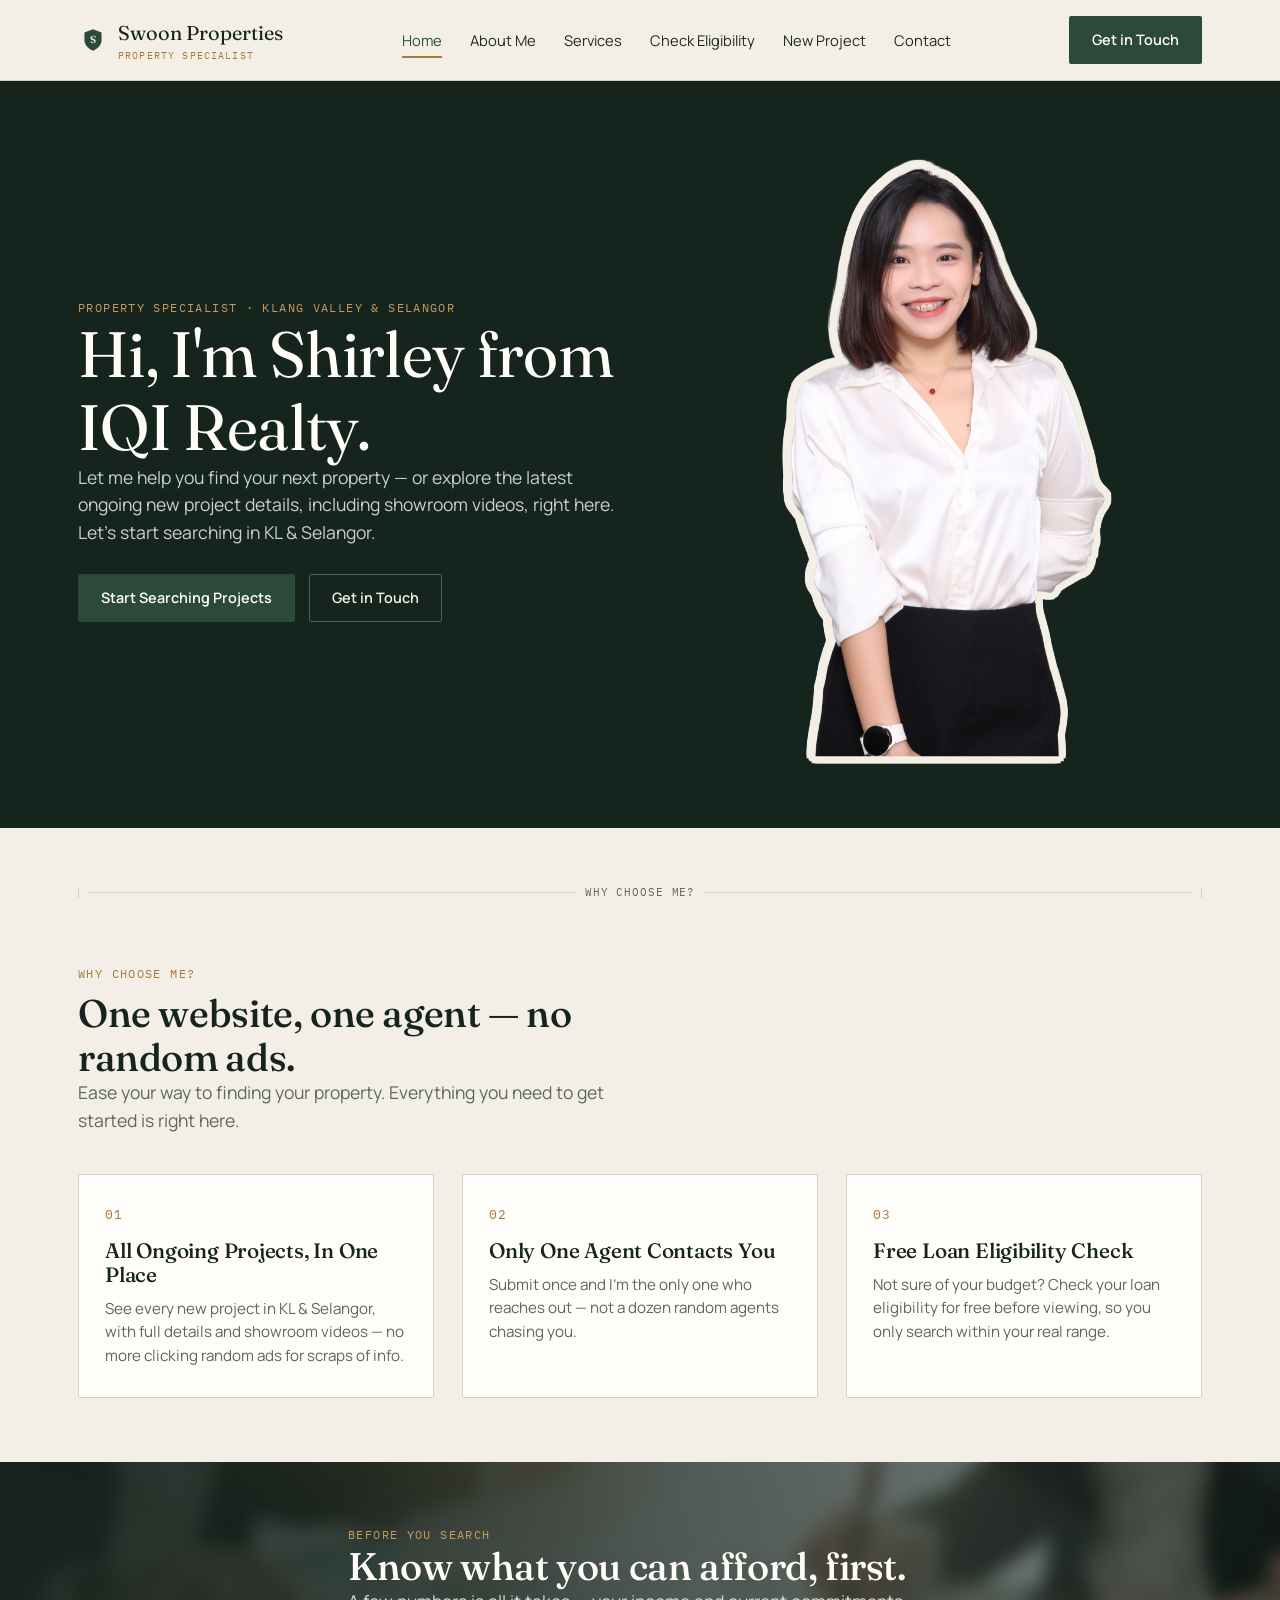
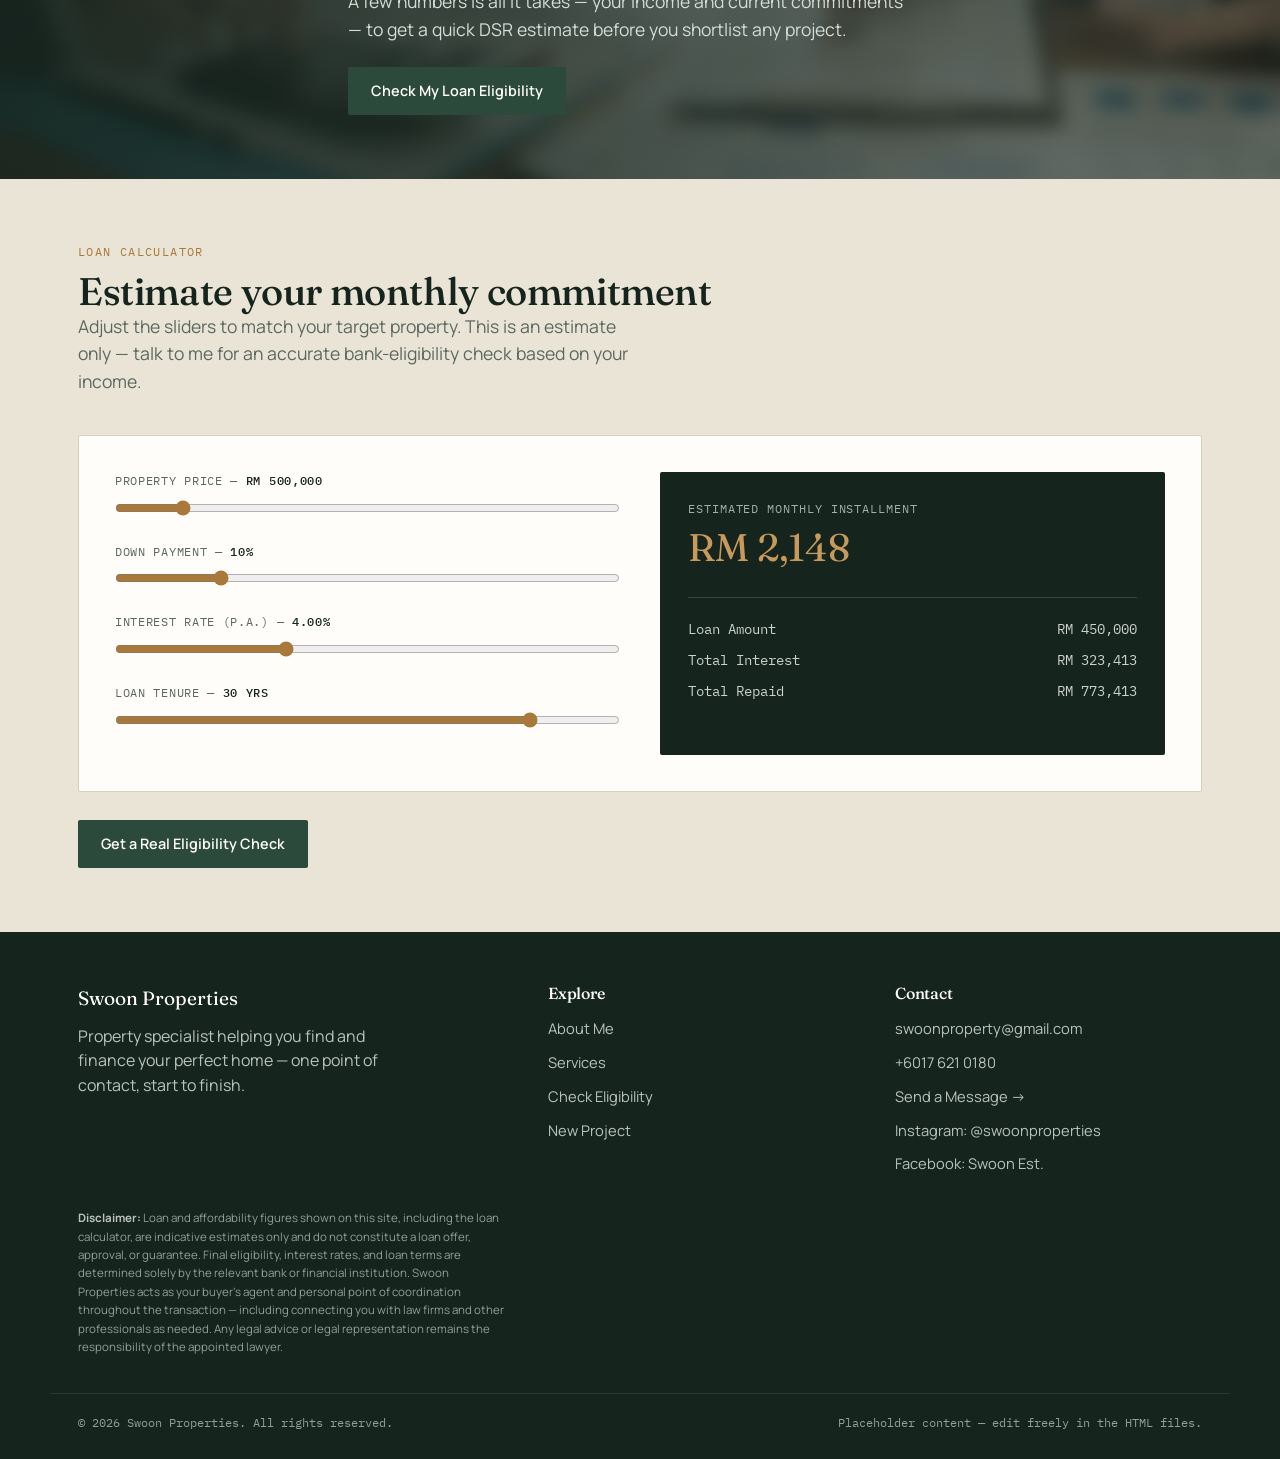
<file: index.html>
<!DOCTYPE html>
<html lang="en">
<head>
<meta charset="UTF-8">
<meta name="viewport" content="width=device-width, initial-scale=1.0">
<title>Swoon Properties — Property Specialist | Find Your Perfect Home</title>
<meta name="description" content="Swoon Properties is a dedicated property specialist service — home search, loan calculation, and end-to-end support to help you find and finance your perfect home.">
<link rel="icon" type="image/svg+xml" href="assets/favicon.svg">
<link rel="stylesheet" href="css/styles.css">
</head>
<body>

<header class="site">
  <div class="nav-row">
    <a href="index.html" class="brand">
      <svg class="mark" viewBox="0 0 56 56" xmlns="http://www.w3.org/2000/svg">
        <path d="M28 8 L44 14 L44 28 C44 38 36 45 28 48 C20 45 12 38 12 28 L12 14 Z" fill="#2C4A3B"/>
        <text x="28" y="34" text-anchor="middle" font-family="Fraunces,Georgia,serif" font-size="19" font-weight="600" fill="#F3EFE6">S</text>
      </svg>
      <span>Swoon Properties<small>Property Specialist</small></span>
    </a>
    <nav class="links">
      <a href="index.html" class="active">Home</a>
      <a href="about.html">About Me</a>
      <a href="services.html">Services</a>
      <a href="eligibility.html">Check Eligibility</a>
      <a href="listings-project.html">New Project</a>
      <a href="contact.html">Contact</a>
    </nav>
    <div class="nav-cta">
      <a href="contact.html" class="btn btn-primary">Get in Touch</a>
      <button class="menu-toggle" aria-label="Toggle menu">☰</button>
    </div>
  </div>
</header>

<section class="hero">
  <div class="wrap">
    <div>
      <p class="eyebrow">Property Specialist · Klang Valley &amp; Selangor</p>
      <h1>Hi, I'm Shirley from IQI Realty.</h1>
      <p class="lede">Let me help you find your next property — or explore the latest ongoing new project details, including showroom videos, right here. Let's start searching in KL &amp; Selangor.</p>
      <div class="hero-cta">
        <a href="listings-project.html" class="btn btn-primary">Start Searching Projects</a>
        <a href="contact.html" class="btn btn-ghost">Get in Touch</a>
      </div>
    </div>
    <div style="display:flex;flex-direction:column;align-items:center;justify-content:flex-end;height:100%;">
      <img id="hero-photo" src="assets/agent-photo-cutout.png" alt="Portrait of the Swoon Properties buyer's agent" style="max-width:340px;width:100%;display:block;filter:
        drop-shadow(3px 0 0 var(--parchment)) drop-shadow(-3px 0 0 var(--parchment))
        drop-shadow(0 3px 0 var(--parchment)) drop-shadow(0 -3px 0 var(--parchment))
        drop-shadow(2.2px 2.2px 0 var(--parchment)) drop-shadow(-2.2px -2.2px 0 var(--parchment))
        drop-shadow(2.2px -2.2px 0 var(--parchment)) drop-shadow(-2.2px 2.2px 0 var(--parchment));">
    </div>
  </div>
</section>

<div class="dim-divider" style="margin-top:56px;">
  <span class="tick"></span><span class="rule"></span>
  <span class="label">Why Choose Me?</span>
  <span class="rule"></span><span class="tick"></span>
</div>

<section>
  <div class="wrap">
    <div class="section-head">
      <p class="eyebrow">Why Choose Me?</p>
      <h2>One website, one agent — no random ads.</h2>
      <p class="lede">Ease your way to finding your property. Everything you need to get started is right here.</p>
    </div>
    <div class="grid-3">
      <div class="card">
        <p class="num">01</p>
        <h3>All Ongoing Projects, In One Place</h3>
        <p>See every new project in KL &amp; Selangor, with full details and showroom videos — no more clicking random ads for scraps of info.</p>
      </div>
      <div class="card">
        <p class="num">02</p>
        <h3>Only One Agent Contacts You</h3>
        <p>Submit once and I'm the only one who reaches out — not a dozen random agents chasing you.</p>
      </div>
      <div class="card">
        <p class="num">03</p>
        <h3>Free Loan Eligibility Check</h3>
        <p>Not sure of your budget? Check your loan eligibility for free before viewing, so you only search within your real range.</p>
      </div>
    </div>
  </div>
</section>

<section class="band-photo" style="background-image:url('assets/eligibility-banner.jpg');">
  <div class="wrap">
    <p class="eyebrow">Before You Search</p>
    <h2>Know what you can afford, first.</h2>
    <p class="lede">A few numbers is all it takes — your income and current commitments — to get a quick DSR estimate before you shortlist any project.</p>
    <div style="margin-top:24px;">
      <a href="eligibility.html" class="btn btn-primary">Check My Loan Eligibility</a>
    </div>
  </div>
</section>

<section class="band" id="calculator">
  <div class="wrap">
    <div class="section-head">
      <p class="eyebrow">Loan Calculator</p>
      <h2>Estimate your monthly commitment</h2>
      <p class="lede">Adjust the sliders to match your target property. This is an estimate only — talk to me for an accurate bank-eligibility check based on your income.</p>
    </div>

    <div class="calc">
      <div>
        <div class="field">
          <label>Property Price — <span class="field-value" id="calc-price-out">RM 500,000</span></label>
          <input type="range" id="calc-price" min="150000" max="3000000" step="10000" value="500000">
        </div>
        <div class="field">
          <label>Down Payment — <span class="field-value" id="calc-down-out">10%</span></label>
          <input type="range" id="calc-down" min="0" max="50" step="1" value="10">
        </div>
        <div class="field">
          <label>Interest Rate (p.a.) — <span class="field-value" id="calc-rate-out">4.00%</span></label>
          <input type="range" id="calc-rate" min="2" max="8" step="0.05" value="4">
        </div>
        <div class="field">
          <label>Loan Tenure — <span class="field-value" id="calc-years-out">30 yrs</span></label>
          <input type="range" id="calc-years" min="5" max="35" step="1" value="30">
        </div>
      </div>

      <div class="calc-result">
        <p class="l">Estimated Monthly Installment</p>
        <p class="n" id="calc-monthly">RM 0</p>
        <div class="calc-breakdown">
          <div><span>Loan Amount</span><span id="calc-loan-amount">RM 0</span></div>
          <div><span>Total Interest</span><span id="calc-total-interest">RM 0</span></div>
          <div><span>Total Repaid</span><span id="calc-total-paid">RM 0</span></div>
        </div>
      </div>
    </div>

    <div style="margin-top:28px;">
      <a href="eligibility.html" class="btn btn-primary">Get a Real Eligibility Check</a>
    </div>
  </div>
</section>

<footer>
  <div class="wrap">
    <div>
      <p class="foot-brand">Swoon Properties</p>
      <p style="margin-top:10px;max-width:32ch;">Property specialist helping you find and finance your perfect home — one point of contact, start to finish.</p>
    </div>
    <div>
      <h4>Explore</h4>
      <ul>
        <li><a href="about.html">About Me</a></li>
        <li><a href="services.html">Services</a></li>
        <li><a href="eligibility.html">Check Eligibility</a></li>
        <li><a href="listings-project.html">New Project</a></li>
      </ul>
    </div>
    <div>
      <h4>Contact</h4>
      <ul>
        <li><a href="mailto:swoonproperty@gmail.com">swoonproperty@gmail.com</a></li>
        <li><a href="https://wa.me/60176210180" target="_blank" rel="noopener">+6017 621 0180</a></li>
        <li><a href="contact.html">Send a Message →</a></li>
        <li><a href="https://instagram.com/swoonproperties" target="_blank" rel="noopener">Instagram: @swoonproperties</a></li>
        <li><a href="https://facebook.com/SwoonEst" target="_blank" rel="noopener">Facebook: Swoon Est.</a></li>
      </ul>
    </div>
  </div>
  <div class="wrap" style="margin-top:24px;">
    <p style="font-size:0.72rem;color:#8FA096;max-width:760px;line-height:1.6;">
      <strong style="color:#B9C4BC;">Disclaimer:</strong> Loan and affordability figures shown on this site, including the loan calculator, are indicative estimates only and do not constitute a loan offer, approval, or guarantee. Final eligibility, interest rates, and loan terms are determined solely by the relevant bank or financial institution. Swoon Properties acts as your buyer's agent and personal point of coordination throughout the transaction — including connecting you with law firms and other professionals as needed. Any legal advice or legal representation remains the responsibility of the appointed lawyer.
    </p>
  </div>

  <div class="foot-bottom">
    <span>© 2026 Swoon Properties. All rights reserved.</span>
    <span>Placeholder content — edit freely in the HTML files.</span>
  </div>
</footer>
<script src="js/main.js?v=2"></script>
</body>
</html>
</file>
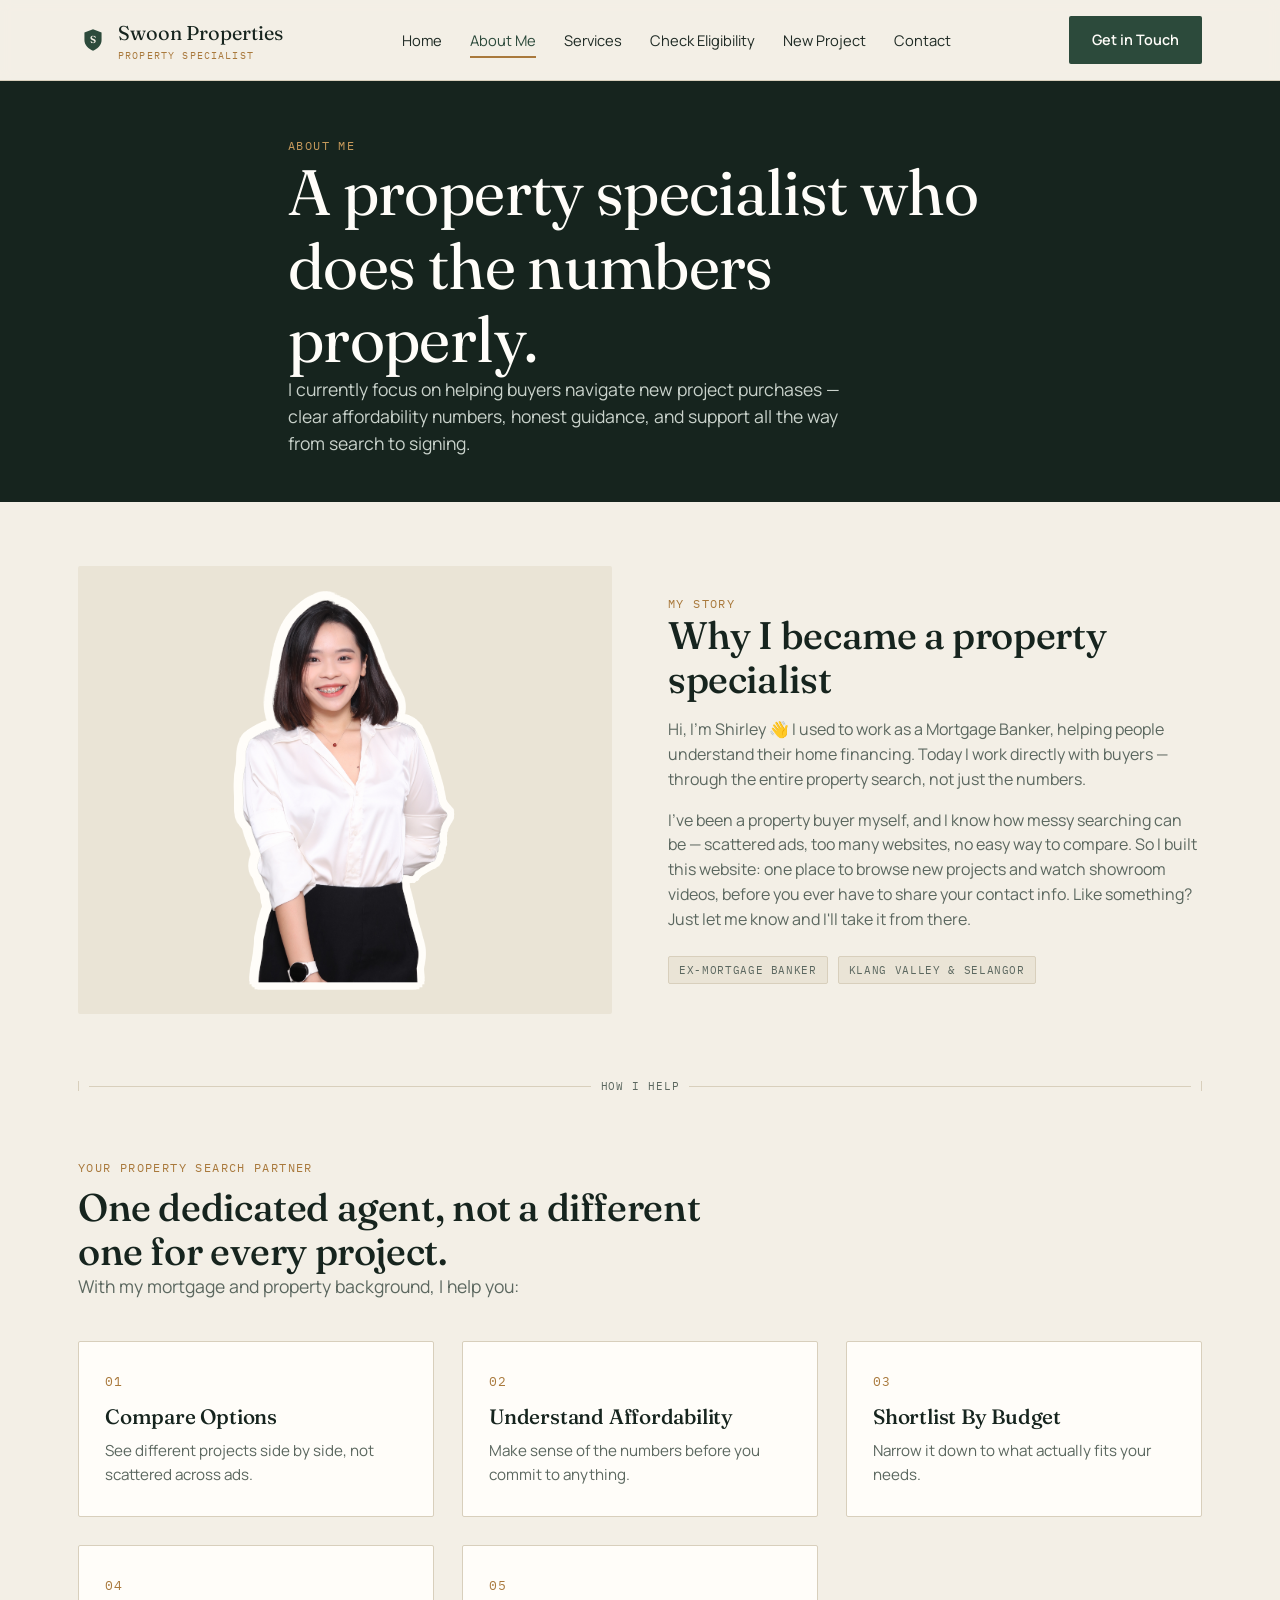
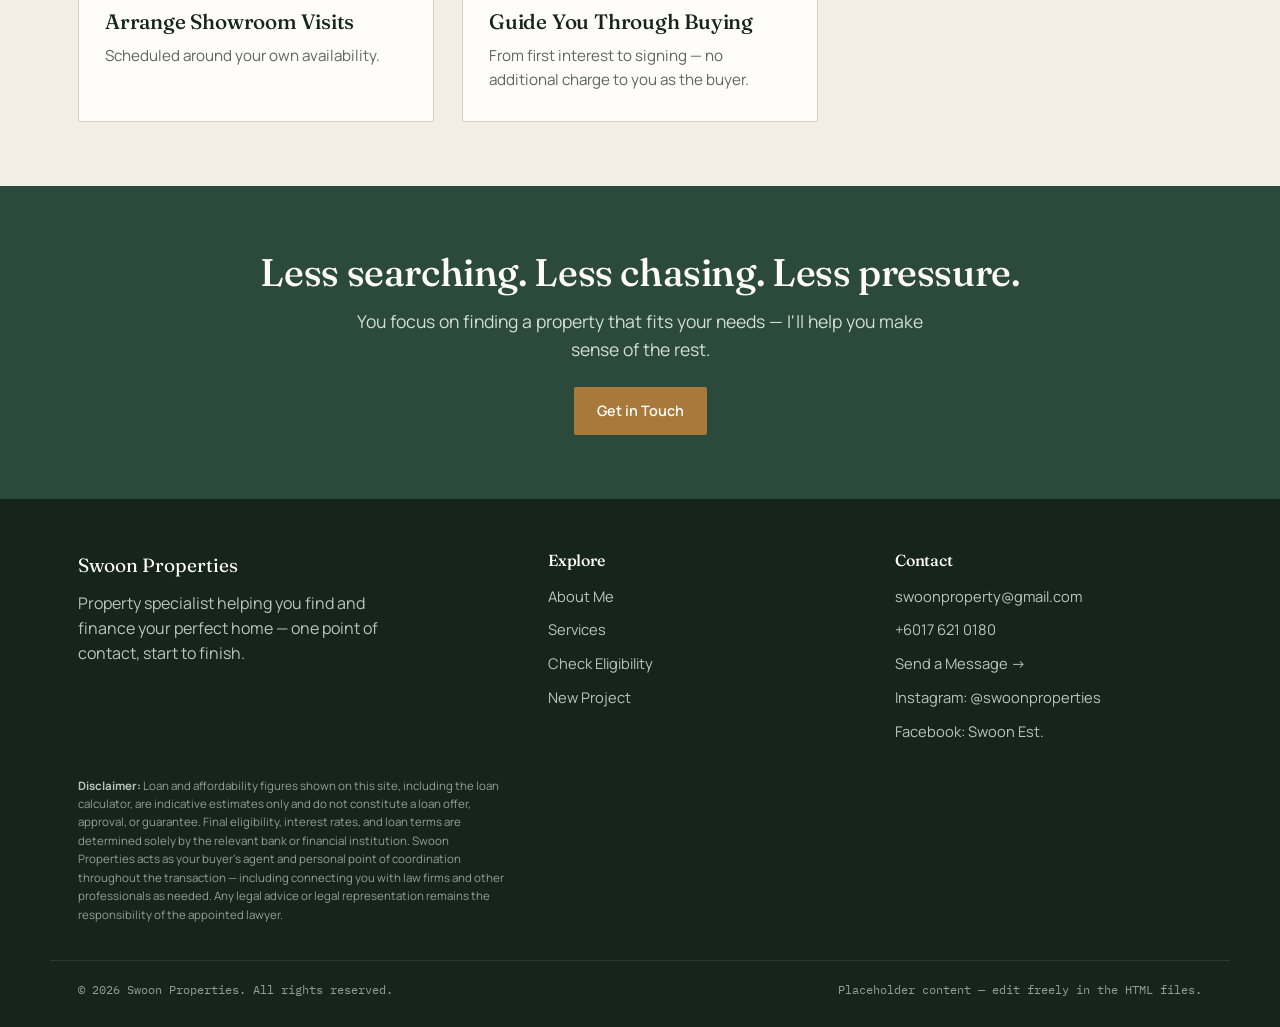
<file: about.html>
<!DOCTYPE html>
<html lang="en">
<head>
<meta charset="UTF-8">
<meta name="viewport" content="width=device-width, initial-scale=1.0">
<title>About Me — Swoon Properties</title>
<meta name="description" content="Meet your property specialist — helping buyers navigate new project purchases with clear numbers and honest guidance.">
<link rel="icon" type="image/svg+xml" href="assets/favicon.svg">
<link rel="stylesheet" href="css/styles.css">
</head>
<body>

<header class="site">
  <div class="nav-row">
    <a href="index.html" class="brand">
      <svg class="mark" viewBox="0 0 56 56" xmlns="http://www.w3.org/2000/svg">
        <path d="M28 8 L44 14 L44 28 C44 38 36 45 28 48 C20 45 12 38 12 28 L12 14 Z" fill="#2C4A3B"/>
        <text x="28" y="34" text-anchor="middle" font-family="Fraunces,Georgia,serif" font-size="19" font-weight="600" fill="#F3EFE6">S</text>
      </svg>
      <span>Swoon Properties<small>Property Specialist</small></span>
    </a>
    <nav class="links">
      <a href="index.html">Home</a>
      <a href="about.html" class="active">About Me</a>
      <a href="services.html">Services</a>
      <a href="eligibility.html">Check Eligibility</a>
      <a href="listings-project.html">New Project</a>
      <a href="contact.html">Contact</a>
    </nav>
    <div class="nav-cta">
      <a href="contact.html" class="btn btn-primary">Get in Touch</a>
      <button class="menu-toggle" aria-label="Toggle menu">☰</button>
    </div>
  </div>
</header>

<section class="hero" style="padding:56px 0 44px;">
  <div class="wrap" style="grid-template-columns:1fr;max-width:760px;">
    <div>
      <p class="eyebrow">About Me</p>
      <h1>A property specialist who does the numbers properly.</h1>
      <p class="lede">I currently focus on helping buyers navigate new project purchases — clear affordability numbers, honest guidance, and support all the way from search to signing.</p>
    </div>
  </div>
</section>

<section>
  <div class="wrap two-col">
    <div style="background:var(--parchment-dim);border-radius:var(--radius);display:flex;align-items:flex-end;justify-content:center;padding:24px;min-height:380px;">
      <img src="assets/agent-photo-cutout.png" alt="Portrait of the Swoon Properties buyer's agent" style="max-width:100%;max-height:400px;display:block;filter:
        drop-shadow(3px 0 0 var(--white)) drop-shadow(-3px 0 0 var(--white))
        drop-shadow(0 3px 0 var(--white)) drop-shadow(0 -3px 0 var(--white))
        drop-shadow(2.2px 2.2px 0 var(--white)) drop-shadow(-2.2px -2.2px 0 var(--white))
        drop-shadow(2.2px -2.2px 0 var(--white)) drop-shadow(-2.2px 2.2px 0 var(--white));">
    </div>
    <div>
      <p class="eyebrow">My Story</p>
      <h2>Why I became a property specialist</h2>
      <p style="margin-top:16px;color:var(--text-soft);">Hi, I'm Shirley 👋 I used to work as a Mortgage Banker, helping people understand their home financing. Today I work directly with buyers — through the entire property search, not just the numbers.</p>
      <p style="margin-top:16px;color:var(--text-soft);">I've been a property buyer myself, and I know how messy searching can be — scattered ads, too many websites, no easy way to compare. So I built this website: one place to browse new projects and watch showroom videos, before you ever have to share your contact info. Like something? Just let me know and I'll take it from there.</p>
      <div style="margin-top:24px;display:flex;gap:10px;flex-wrap:wrap;">
        <span class="badge">Ex-Mortgage Banker</span>
        <span class="badge">Klang Valley &amp; Selangor</span>
      </div>
    </div>
  </div>
</section>

<div class="dim-divider"><span class="tick"></span><span class="rule"></span><span class="label">How I Help</span><span class="rule"></span><span class="tick"></span></div>

<section>
  <div class="wrap">
    <div class="section-head">
      <p class="eyebrow">Your Property Search Partner</p>
      <h2>One dedicated agent, not a different one for every project.</h2>
      <p class="lede">With my mortgage and property background, I help you:</p>
    </div>
    <div class="grid-3">
      <div class="card">
        <p class="num">01</p>
        <h3>Compare Options</h3>
        <p>See different projects side by side, not scattered across ads.</p>
      </div>
      <div class="card">
        <p class="num">02</p>
        <h3>Understand Affordability</h3>
        <p>Make sense of the numbers before you commit to anything.</p>
      </div>
      <div class="card">
        <p class="num">03</p>
        <h3>Shortlist By Budget</h3>
        <p>Narrow it down to what actually fits your needs.</p>
      </div>
      <div class="card">
        <p class="num">04</p>
        <h3>Arrange Showroom Visits</h3>
        <p>Scheduled around your own availability.</p>
      </div>
      <div class="card">
        <p class="num">05</p>
        <h3>Guide You Through Buying</h3>
        <p>From first interest to signing — no additional charge to you as the buyer.</p>
      </div>
    </div>
  </div>
</section>

<section class="band-forest">
  <div class="wrap" style="text-align:center;">
    <h2>Less searching. Less chasing. Less pressure.</h2>
    <p class="lede" style="margin:14px auto 0;">You focus on finding a property that fits your needs — I'll help you make sense of the rest.</p>
    <a href="contact.html" class="btn btn-primary" style="margin-top:24px;background:var(--brass);">Get in Touch</a>
  </div>
</section>

<footer>
  <div class="wrap">
    <div>
      <p class="foot-brand">Swoon Properties</p>
      <p style="margin-top:10px;max-width:32ch;">Property specialist helping you find and finance your perfect home — one point of contact, start to finish.</p>
    </div>
    <div>
      <h4>Explore</h4>
      <ul>
        <li><a href="about.html">About Me</a></li>
        <li><a href="services.html">Services</a></li>
        <li><a href="eligibility.html">Check Eligibility</a></li>
        <li><a href="listings-project.html">New Project</a></li>
      </ul>
    </div>
    <div>
      <h4>Contact</h4>
      <ul>
        <li><a href="mailto:swoonproperty@gmail.com">swoonproperty@gmail.com</a></li>
        <li><a href="https://wa.me/60176210180" target="_blank" rel="noopener">+6017 621 0180</a></li>
        <li><a href="contact.html">Send a Message →</a></li>
        <li><a href="https://instagram.com/swoonproperties" target="_blank" rel="noopener">Instagram: @swoonproperties</a></li>
        <li><a href="https://facebook.com/SwoonEst" target="_blank" rel="noopener">Facebook: Swoon Est.</a></li>
      </ul>
    </div>
  </div>
  <div class="wrap" style="margin-top:24px;">
    <p style="font-size:0.72rem;color:#8FA096;max-width:760px;line-height:1.6;">
      <strong style="color:#B9C4BC;">Disclaimer:</strong> Loan and affordability figures shown on this site, including the loan calculator, are indicative estimates only and do not constitute a loan offer, approval, or guarantee. Final eligibility, interest rates, and loan terms are determined solely by the relevant bank or financial institution. Swoon Properties acts as your buyer's agent and personal point of coordination throughout the transaction — including connecting you with law firms and other professionals as needed. Any legal advice or legal representation remains the responsibility of the appointed lawyer.
    </p>
  </div>

  <div class="foot-bottom">
    <span>© 2026 Swoon Properties. All rights reserved.</span>
    <span>Placeholder content — edit freely in the HTML files.</span>
  </div>
</footer>
<script src="js/main.js?v=2"></script>
</body>
</html>
</file>
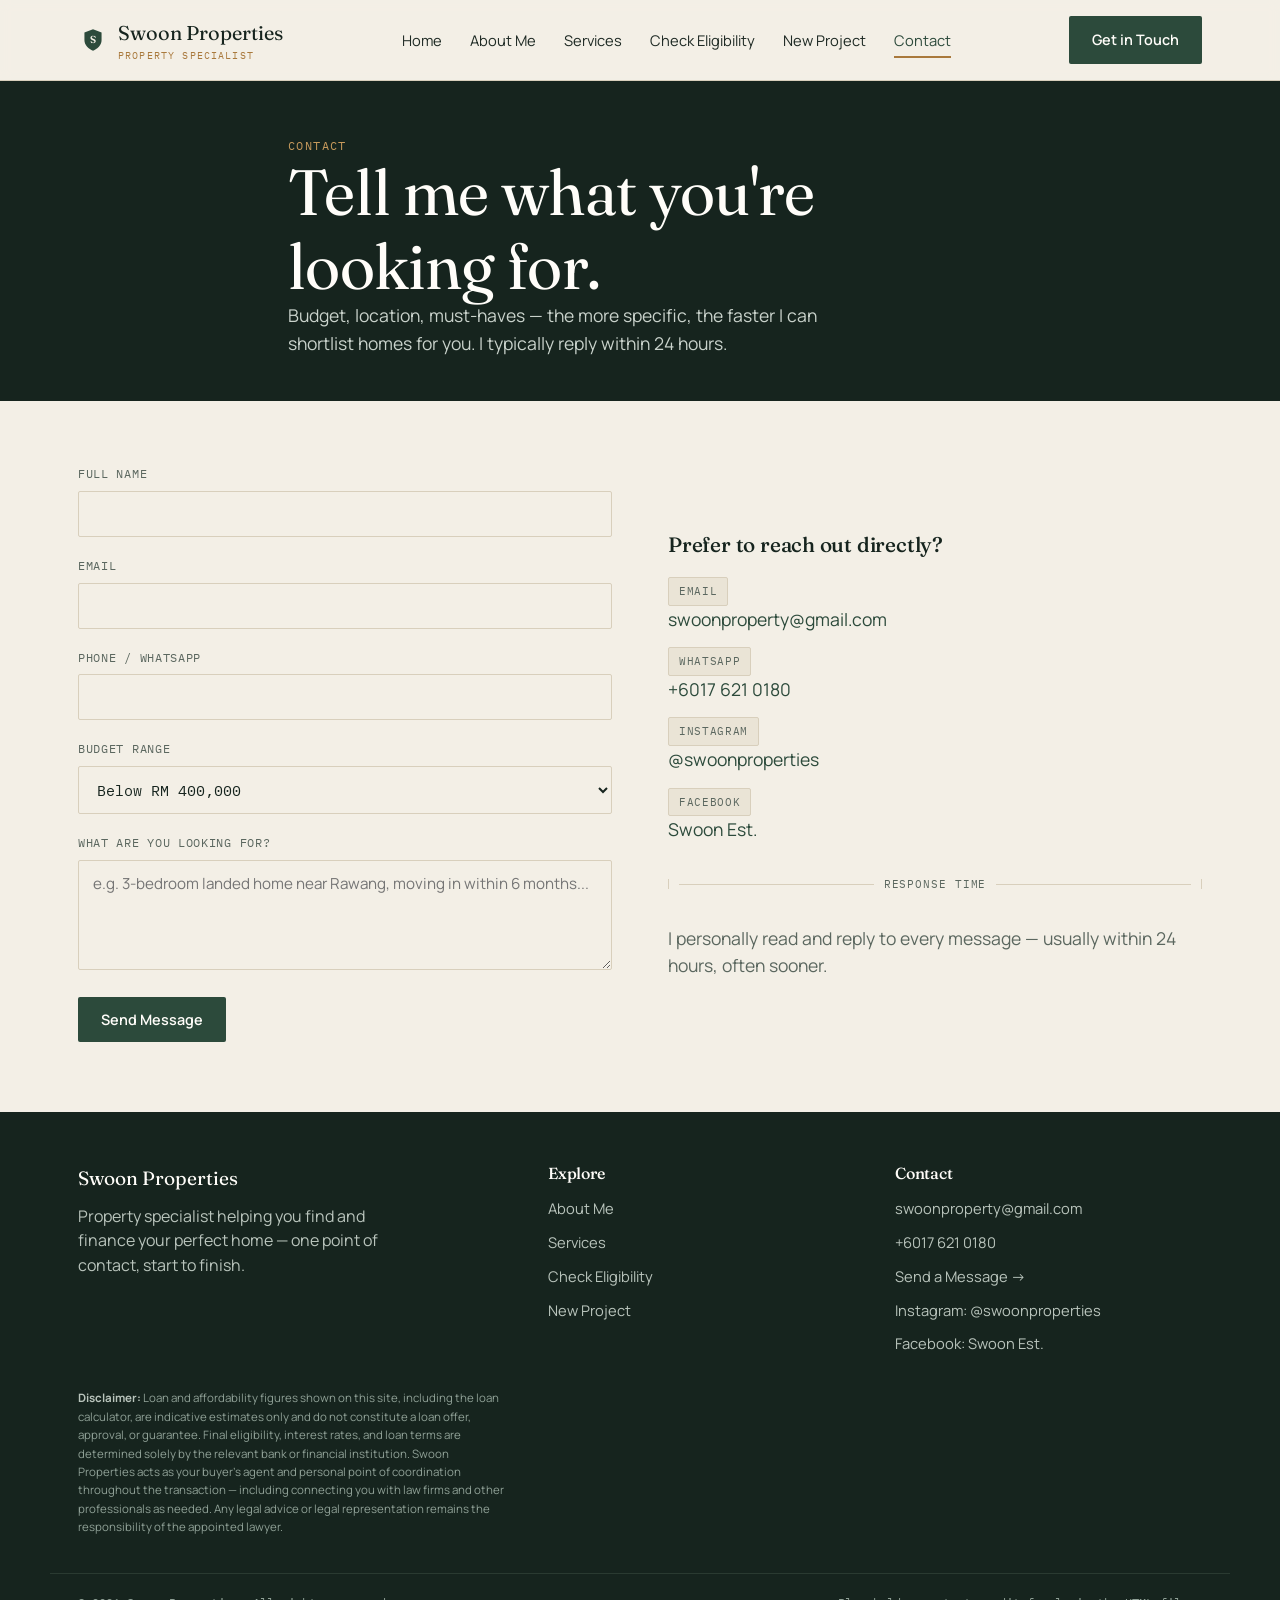
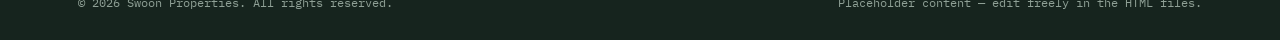
<file: contact.html>
<!DOCTYPE html>
<html lang="en">
<head>
<meta charset="UTF-8">
<meta name="viewport" content="width=device-width, initial-scale=1.0">
<title>Contact — Swoon Properties</title>
<meta name="description" content="Get in touch with Swoon Properties for property search, loan guidance, and home-buying support.">
<link rel="icon" type="image/svg+xml" href="assets/favicon.svg">
<link rel="stylesheet" href="css/styles.css">
</head>
<body>

<header class="site">
  <div class="nav-row">
    <a href="index.html" class="brand">
      <svg class="mark" viewBox="0 0 56 56" xmlns="http://www.w3.org/2000/svg">
        <path d="M28 8 L44 14 L44 28 C44 38 36 45 28 48 C20 45 12 38 12 28 L12 14 Z" fill="#2C4A3B"/>
        <text x="28" y="34" text-anchor="middle" font-family="Fraunces,Georgia,serif" font-size="19" font-weight="600" fill="#F3EFE6">S</text>
      </svg>
      <span>Swoon Properties<small>Property Specialist</small></span>
    </a>
    <nav class="links">
      <a href="index.html">Home</a>
      <a href="about.html">About Me</a>
      <a href="services.html">Services</a>
      <a href="eligibility.html">Check Eligibility</a>
      <a href="listings-project.html">New Project</a>
      <a href="contact.html" class="active">Contact</a>
    </nav>
    <div class="nav-cta">
      <a href="contact.html" class="btn btn-primary">Get in Touch</a>
      <button class="menu-toggle" aria-label="Toggle menu">☰</button>
    </div>
  </div>
</header>

<section class="hero" style="padding:56px 0 44px;">
  <div class="wrap" style="grid-template-columns:1fr;max-width:760px;">
    <div>
      <p class="eyebrow">Contact</p>
      <h1>Tell me what you're looking for.</h1>
      <p class="lede">Budget, location, must-haves — the more specific, the faster I can shortlist homes for you. I typically reply within 24 hours.</p>
    </div>
  </div>
</section>

<section>
  <div class="wrap two-col">
    <div>
      <form class="contact-form" action="https://formspree.io/f/mnpqlrln" method="POST">
        <input type="hidden" name="_subject" value="New enquiry — Contact Form">
        <div class="field">
          <label for="name">Full Name</label>
          <input type="text" id="name" name="name" required>
        </div>
        <div class="field">
          <label for="email">Email</label>
          <input type="email" id="email" name="email" required>
        </div>
        <div class="field">
          <label for="phone">Phone / WhatsApp</label>
          <input type="tel" id="phone" name="phone">
        </div>
        <div class="field">
          <label for="budget">Budget Range</label>
          <select id="budget" name="budget">
            <option>Below RM 400,000</option>
            <option>RM 400,000 – RM 600,000</option>
            <option>RM 600,000 – RM 900,000</option>
            <option>RM 900,000 – RM 1,500,000</option>
            <option>Above RM 1,500,000</option>
          </select>
        </div>
        <div class="field">
          <label for="message">What are you looking for?</label>
          <textarea id="message" name="message" placeholder="e.g. 3-bedroom landed home near Rawang, moving in within 6 months..."></textarea>
        </div>
        <button type="submit" class="btn btn-primary">Send Message</button>
        <p class="form-note" id="form-status"></p>
      </form>
    </div>

    <div>
      <h3>Prefer to reach out directly?</h3>
      <ul style="margin-top:20px;">
        <li style="margin-bottom:14px;"><span class="badge">Email</span><br><a href="mailto:swoonproperty@gmail.com" style="font-size:1.1rem;color:var(--forest);">swoonproperty@gmail.com</a></li>
        <li style="margin-bottom:14px;"><span class="badge">WhatsApp</span><br><a href="https://wa.me/60176210180" target="_blank" rel="noopener" style="font-size:1.1rem;color:var(--forest);">+6017 621 0180</a></li>
        <li style="margin-bottom:14px;"><span class="badge">Instagram</span><br><a href="https://instagram.com/swoonproperties" target="_blank" rel="noopener" style="font-size:1.1rem;color:var(--forest);">@swoonproperties</a></li>
        <li style="margin-bottom:14px;"><span class="badge">Facebook</span><br><a href="https://facebook.com/SwoonEst" target="_blank" rel="noopener" style="font-size:1.1rem;color:var(--forest);">Swoon Est.</a></li>
      </ul>
      <div class="dim-divider" style="margin:32px 0;padding:0;"><span class="tick"></span><span class="rule"></span><span class="label">Response time</span><span class="rule"></span><span class="tick"></span></div>
      <p class="lede">I personally read and reply to every message — usually within 24 hours, often sooner.</p>
    </div>
  </div>
</section>

<footer>
  <div class="wrap">
    <div>
      <p class="foot-brand">Swoon Properties</p>
      <p style="margin-top:10px;max-width:32ch;">Property specialist helping you find and finance your perfect home — one point of contact, start to finish.</p>
    </div>
    <div>
      <h4>Explore</h4>
      <ul>
        <li><a href="about.html">About Me</a></li>
        <li><a href="services.html">Services</a></li>
        <li><a href="eligibility.html">Check Eligibility</a></li>
        <li><a href="listings-project.html">New Project</a></li>
      </ul>
    </div>
    <div>
      <h4>Contact</h4>
      <ul>
        <li><a href="mailto:swoonproperty@gmail.com">swoonproperty@gmail.com</a></li>
        <li><a href="https://wa.me/60176210180" target="_blank" rel="noopener">+6017 621 0180</a></li>
        <li><a href="contact.html">Send a Message →</a></li>
        <li><a href="https://instagram.com/swoonproperties" target="_blank" rel="noopener">Instagram: @swoonproperties</a></li>
        <li><a href="https://facebook.com/SwoonEst" target="_blank" rel="noopener">Facebook: Swoon Est.</a></li>
      </ul>
    </div>
  </div>
  <div class="wrap" style="margin-top:24px;">
    <p style="font-size:0.72rem;color:#8FA096;max-width:760px;line-height:1.6;">
      <strong style="color:#B9C4BC;">Disclaimer:</strong> Loan and affordability figures shown on this site, including the loan calculator, are indicative estimates only and do not constitute a loan offer, approval, or guarantee. Final eligibility, interest rates, and loan terms are determined solely by the relevant bank or financial institution. Swoon Properties acts as your buyer's agent and personal point of coordination throughout the transaction — including connecting you with law firms and other professionals as needed. Any legal advice or legal representation remains the responsibility of the appointed lawyer.
    </p>
  </div>

  <div class="foot-bottom">
    <span>© 2026 Swoon Properties. All rights reserved.</span>
    <span>Placeholder content — edit freely in the HTML files.</span>
  </div>
</footer>
<script src="js/main.js?v=2"></script>
</body>
</html>
</file>
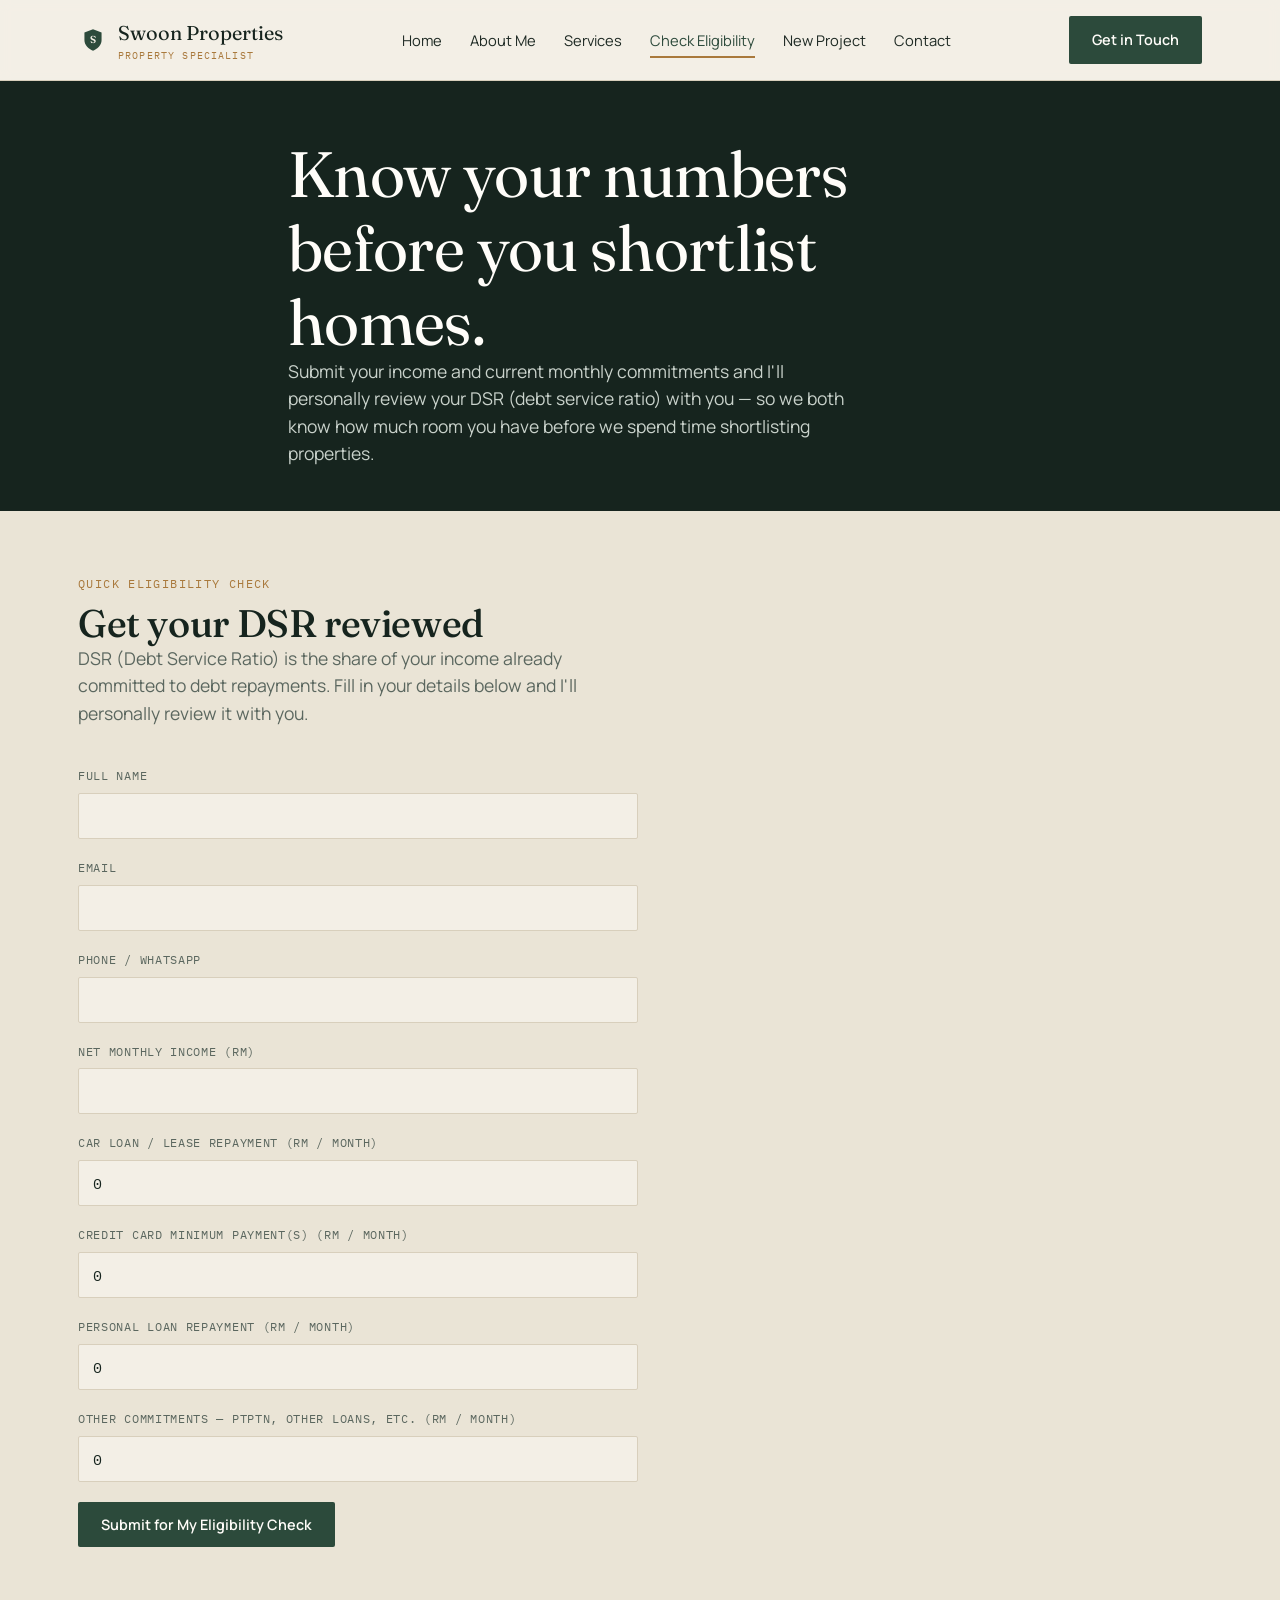
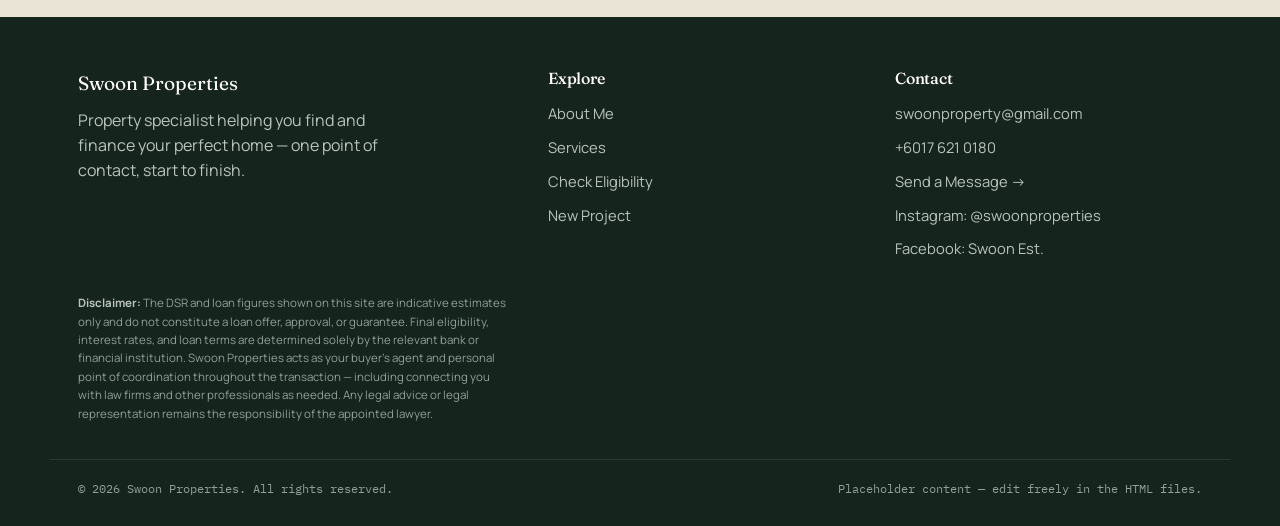
<file: eligibility.html>
<!DOCTYPE html>
<html lang="en">
<head>
<meta charset="UTF-8">
<meta name="viewport" content="width=device-width, initial-scale=1.0">
<title>Check Your Loan Eligibility — Swoon Properties</title>
<meta name="description" content="Submit your income and current monthly commitments for a personal DSR (debt service ratio) review — before you start shortlisting homes.">
<link rel="icon" type="image/svg+xml" href="assets/favicon.svg">
<link rel="stylesheet" href="css/styles.css">
</head>
<body>

<header class="site">
  <div class="nav-row">
    <a href="index.html" class="brand">
      <svg class="mark" viewBox="0 0 56 56" xmlns="http://www.w3.org/2000/svg">
        <path d="M28 8 L44 14 L44 28 C44 38 36 45 28 48 C20 45 12 38 12 28 L12 14 Z" fill="#2C4A3B"/>
        <text x="28" y="34" text-anchor="middle" font-family="Fraunces,Georgia,serif" font-size="19" font-weight="600" fill="#F3EFE6">S</text>
      </svg>
      <span>Swoon Properties<small>Property Specialist</small></span>
    </a>
    <nav class="links">
      <a href="index.html">Home</a>
      <a href="about.html">About Me</a>
      <a href="services.html">Services</a>
      <a href="eligibility.html" class="active">Check Eligibility</a>
      <a href="listings-project.html">New Project</a>
      <a href="contact.html">Contact</a>
    </nav>
    <div class="nav-cta">
      <a href="contact.html" class="btn btn-primary">Get in Touch</a>
      <button class="menu-toggle" aria-label="Toggle menu">☰</button>
    </div>
  </div>
</header>

<section class="hero" style="padding:56px 0 44px;">
  <div class="wrap" style="grid-template-columns:1fr;max-width:760px;">
    <div>
      <h1>Know your numbers before you shortlist homes.</h1>
      <p class="lede">Submit your income and current monthly commitments and I'll personally review your DSR (debt service ratio) with you — so we both know how much room you have before we spend time shortlisting properties.</p>
    </div>
  </div>
</section>

<section class="band" id="dsr-calculator">
  <div class="wrap">
    <div class="section-head">
      <p class="eyebrow">Quick Eligibility Check</p>
      <h2>Get your DSR reviewed</h2>
      <p class="lede">DSR (Debt Service Ratio) is the share of your income already committed to debt repayments. Fill in your details below and I'll personally review it with you.</p>
    </div>

    <form class="contact-form" style="max-width:560px;" action="https://formspree.io/f/xvkodywj" method="POST">
      <input type="hidden" name="_subject" value="New Eligibility Check Submission">
      <div class="field">
        <label for="elig-name">Full Name</label>
        <input type="text" id="elig-name" name="name" required>
      </div>
      <div class="field">
        <label for="elig-email">Email</label>
        <input type="email" id="elig-email" name="email" required>
      </div>
      <div class="field">
        <label for="elig-phone">Phone / WhatsApp</label>
        <input type="tel" id="elig-phone" name="phone">
      </div>
      <div class="field">
        <label for="elig-income">Net Monthly Income (RM)</label>
        <input type="number" id="elig-income" name="income" min="0" step="100" required>
      </div>
      <div class="field">
        <label for="elig-car">Car Loan / Lease Repayment (RM / month)</label>
        <input type="number" id="elig-car" name="car" min="0" step="50" value="0">
      </div>
      <div class="field">
        <label for="elig-card">Credit Card Minimum Payment(s) (RM / month)</label>
        <input type="number" id="elig-card" name="card" min="0" step="50" value="0">
      </div>
      <div class="field">
        <label for="elig-personal">Personal Loan Repayment (RM / month)</label>
        <input type="number" id="elig-personal" name="personal" min="0" step="50" value="0">
      </div>
      <div class="field">
        <label for="elig-other">Other Commitments — PTPTN, other loans, etc. (RM / month)</label>
        <input type="number" id="elig-other" name="other" min="0" step="50" value="0">
      </div>
      <button type="submit" class="btn btn-primary">Submit for My Eligibility Check</button>
      <p class="form-note" id="form-status"></p>
    </form>
  </div>
</section>

<footer>
  <div class="wrap">
    <div>
      <p class="foot-brand">Swoon Properties</p>
      <p style="margin-top:10px;max-width:32ch;">Property specialist helping you find and finance your perfect home — one point of contact, start to finish.</p>
    </div>
    <div>
      <h4>Explore</h4>
      <ul>
        <li><a href="about.html">About Me</a></li>
        <li><a href="services.html">Services</a></li>
        <li><a href="eligibility.html">Check Eligibility</a></li>
        <li><a href="listings-project.html">New Project</a></li>
      </ul>
    </div>
    <div>
      <h4>Contact</h4>
      <ul>
        <li><a href="mailto:swoonproperty@gmail.com">swoonproperty@gmail.com</a></li>
        <li><a href="https://wa.me/60176210180" target="_blank" rel="noopener">+6017 621 0180</a></li>
        <li><a href="contact.html">Send a Message →</a></li>
        <li><a href="https://instagram.com/swoonproperties" target="_blank" rel="noopener">Instagram: @swoonproperties</a></li>
        <li><a href="https://facebook.com/SwoonEst" target="_blank" rel="noopener">Facebook: Swoon Est.</a></li>
      </ul>
    </div>
  </div>
  <div class="wrap" style="margin-top:24px;">
    <p style="font-size:0.72rem;color:#8FA096;max-width:760px;line-height:1.6;">
      <strong style="color:#B9C4BC;">Disclaimer:</strong> The DSR and loan figures shown on this site are indicative estimates only and do not constitute a loan offer, approval, or guarantee. Final eligibility, interest rates, and loan terms are determined solely by the relevant bank or financial institution. Swoon Properties acts as your buyer's agent and personal point of coordination throughout the transaction — including connecting you with law firms and other professionals as needed. Any legal advice or legal representation remains the responsibility of the appointed lawyer.
    </p>
  </div>

  <div class="foot-bottom">
    <span>© 2026 Swoon Properties. All rights reserved.</span>
    <span>Placeholder content — edit freely in the HTML files.</span>
  </div>
</footer>
<script src="js/main.js?v=2"></script>
</body>
</html>
</file>
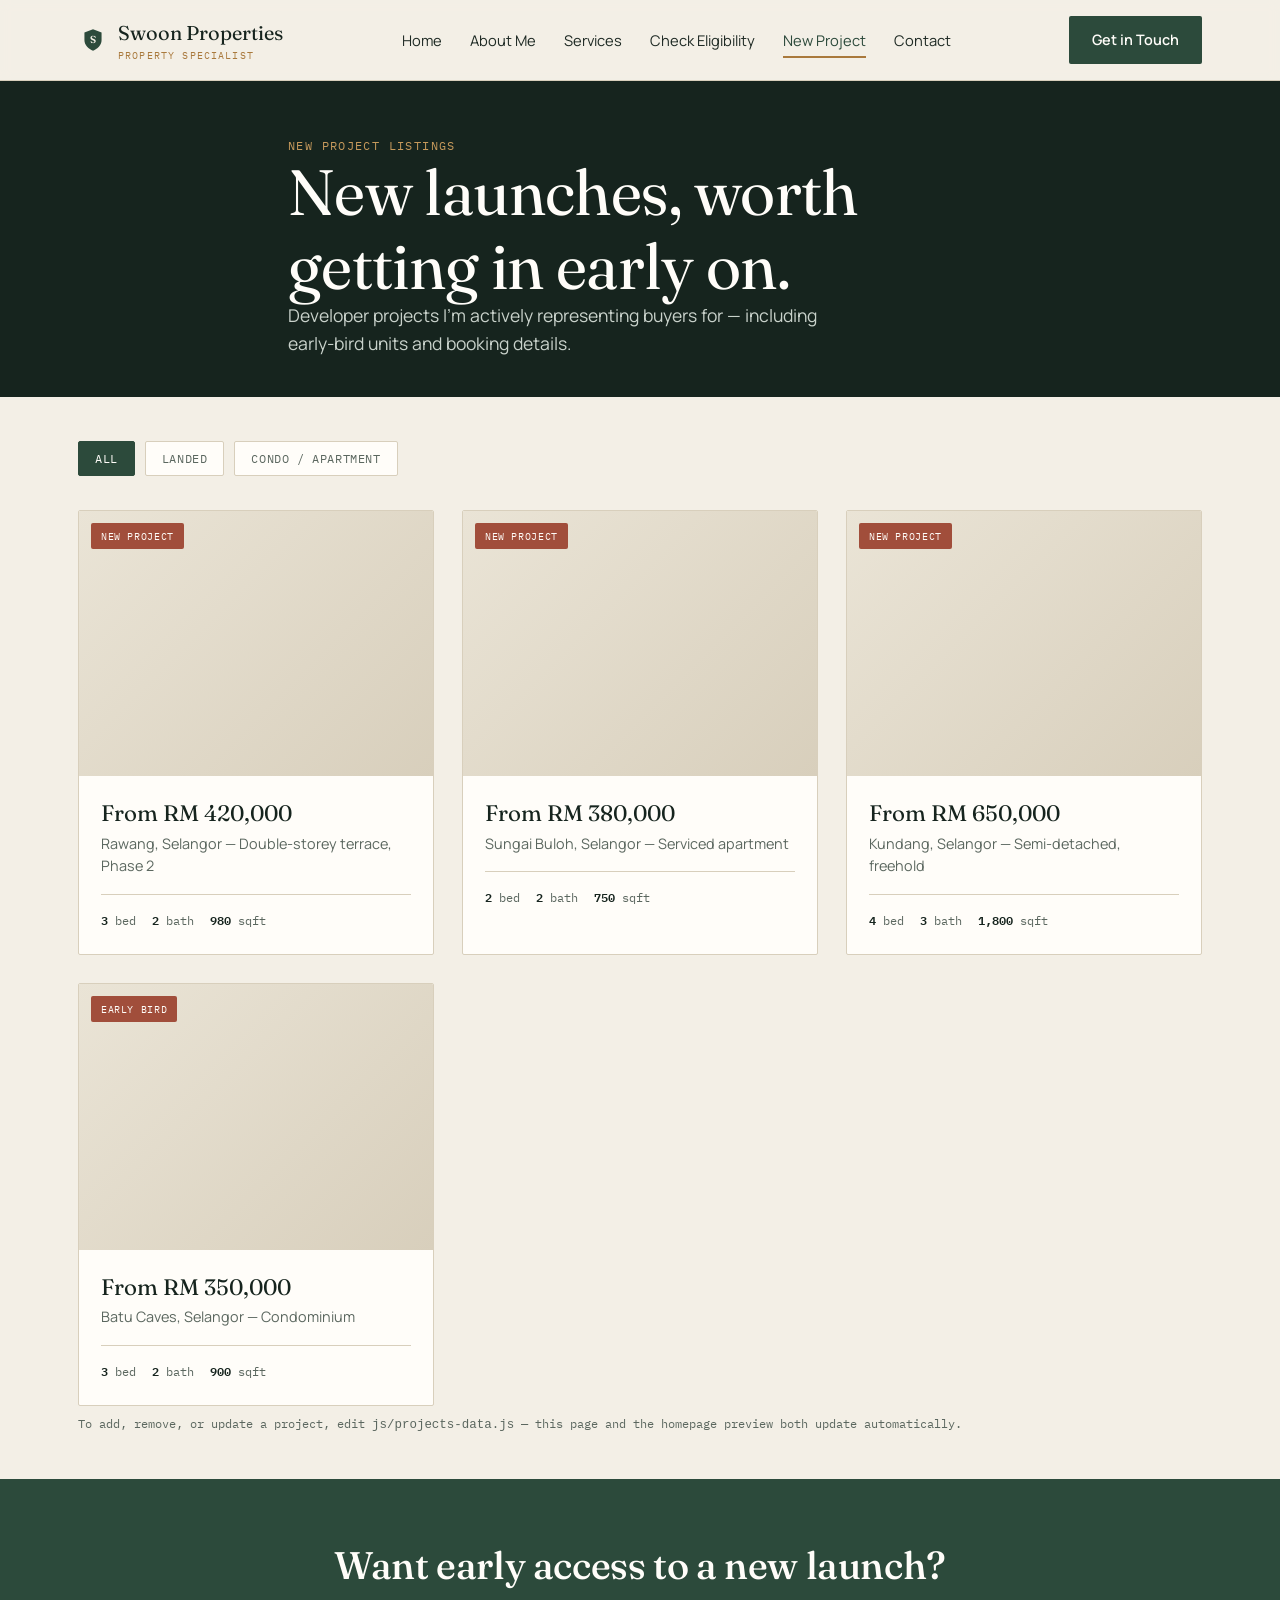
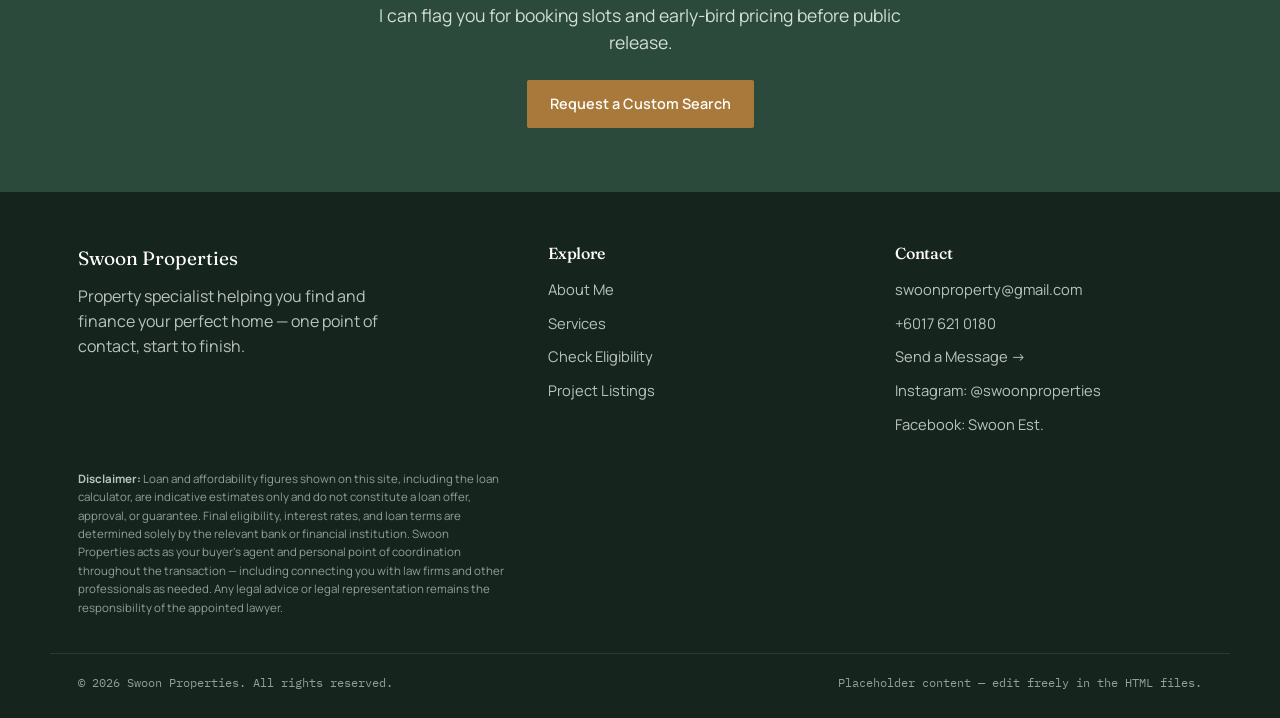
<file: listings-project.html>
<!DOCTYPE html>
<html lang="en">
<head>
<meta charset="UTF-8">
<meta name="viewport" content="width=device-width, initial-scale=1.0">
<title>New Project Listings — Swoon Properties</title>
<meta name="description" content="Current new project listings from Swoon Properties, your property specialist.">
<link rel="icon" type="image/svg+xml" href="assets/favicon.svg">
<link rel="stylesheet" href="css/styles.css">
</head>
<body>

<header class="site">
  <div class="nav-row">
    <a href="index.html" class="brand">
      <svg class="mark" viewBox="0 0 56 56" xmlns="http://www.w3.org/2000/svg">
        <path d="M28 8 L44 14 L44 28 C44 38 36 45 28 48 C20 45 12 38 12 28 L12 14 Z" fill="#2C4A3B"/>
        <text x="28" y="34" text-anchor="middle" font-family="Fraunces,Georgia,serif" font-size="19" font-weight="600" fill="#F3EFE6">S</text>
      </svg>
      <span>Swoon Properties<small>Property Specialist</small></span>
    </a>
    <nav class="links">
      <a href="index.html">Home</a>
      <a href="about.html">About Me</a>
      <a href="services.html">Services</a>
      <a href="eligibility.html">Check Eligibility</a>
      <a href="listings-project.html" class="active">New Project</a>
      <a href="contact.html">Contact</a>
    </nav>
    <div class="nav-cta">
      <a href="contact.html" class="btn btn-primary">Get in Touch</a>
      <button class="menu-toggle" aria-label="Toggle menu">☰</button>
    </div>
  </div>
</header>

<section class="hero" style="padding:56px 0 40px;">
  <div class="wrap" style="grid-template-columns:1fr;max-width:760px;">
    <div>
      <p class="eyebrow">New Project Listings</p>
      <h1>New launches, worth getting in early on.</h1>
      <p class="lede">Developer projects I'm actively representing buyers for — including early-bird units and booking details.</p>
    </div>
  </div>
</section>

<section class="tight">
  <div class="wrap">
    <div class="filter-row">
      <button class="active" data-filter="all">All</button>
      <button data-filter="landed">Landed</button>
      <button data-filter="condo">Condo / Apartment</button>
    </div>

    <div class="grid-3" id="project-listings-grid"></div>

    <p class="form-note" style="margin-top:8px;">To add, remove, or update a project, edit <code>js/projects-data.js</code> — this page and the homepage preview both update automatically.</p>
  </div>
</section>

<section class="band-forest">
  <div class="wrap" style="text-align:center;">
    <h2>Want early access to a new launch?</h2>
    <p class="lede" style="margin:14px auto 0;">I can flag you for booking slots and early-bird pricing before public release.</p>
    <a href="contact.html" class="btn btn-primary" style="margin-top:24px;background:var(--brass);">Request a Custom Search</a>
  </div>
</section>

<footer>
  <div class="wrap">
    <div>
      <p class="foot-brand">Swoon Properties</p>
      <p style="margin-top:10px;max-width:32ch;">Property specialist helping you find and finance your perfect home — one point of contact, start to finish.</p>
    </div>
    <div>
      <h4>Explore</h4>
      <ul>
        <li><a href="about.html">About Me</a></li>
        <li><a href="services.html">Services</a></li>
        <li><a href="eligibility.html">Check Eligibility</a></li>
        <li><a href="listings-project.html">Project Listings</a></li>
      </ul>
    </div>
    <div>
      <h4>Contact</h4>
      <ul>
        <li><a href="mailto:swoonproperty@gmail.com">swoonproperty@gmail.com</a></li>
        <li><a href="https://wa.me/60176210180" target="_blank" rel="noopener">+6017 621 0180</a></li>
        <li><a href="contact.html">Send a Message →</a></li>
        <li><a href="https://instagram.com/swoonproperties" target="_blank" rel="noopener">Instagram: @swoonproperties</a></li>
        <li><a href="https://facebook.com/SwoonEst" target="_blank" rel="noopener">Facebook: Swoon Est.</a></li>
      </ul>
    </div>
  </div>
  <div class="wrap" style="margin-top:24px;">
    <p style="font-size:0.72rem;color:#8FA096;max-width:760px;line-height:1.6;">
      <strong style="color:#B9C4BC;">Disclaimer:</strong> Loan and affordability figures shown on this site, including the loan calculator, are indicative estimates only and do not constitute a loan offer, approval, or guarantee. Final eligibility, interest rates, and loan terms are determined solely by the relevant bank or financial institution. Swoon Properties acts as your buyer's agent and personal point of coordination throughout the transaction — including connecting you with law firms and other professionals as needed. Any legal advice or legal representation remains the responsibility of the appointed lawyer.
    </p>
  </div>

  <div class="foot-bottom">
    <span>© 2026 Swoon Properties. All rights reserved.</span>
    <span>Placeholder content — edit freely in the HTML files.</span>
  </div>
</footer>
<script src="js/projects-data.js?v=2"></script>
<script src="js/main.js?v=2"></script>
</body>
</html>
</file>
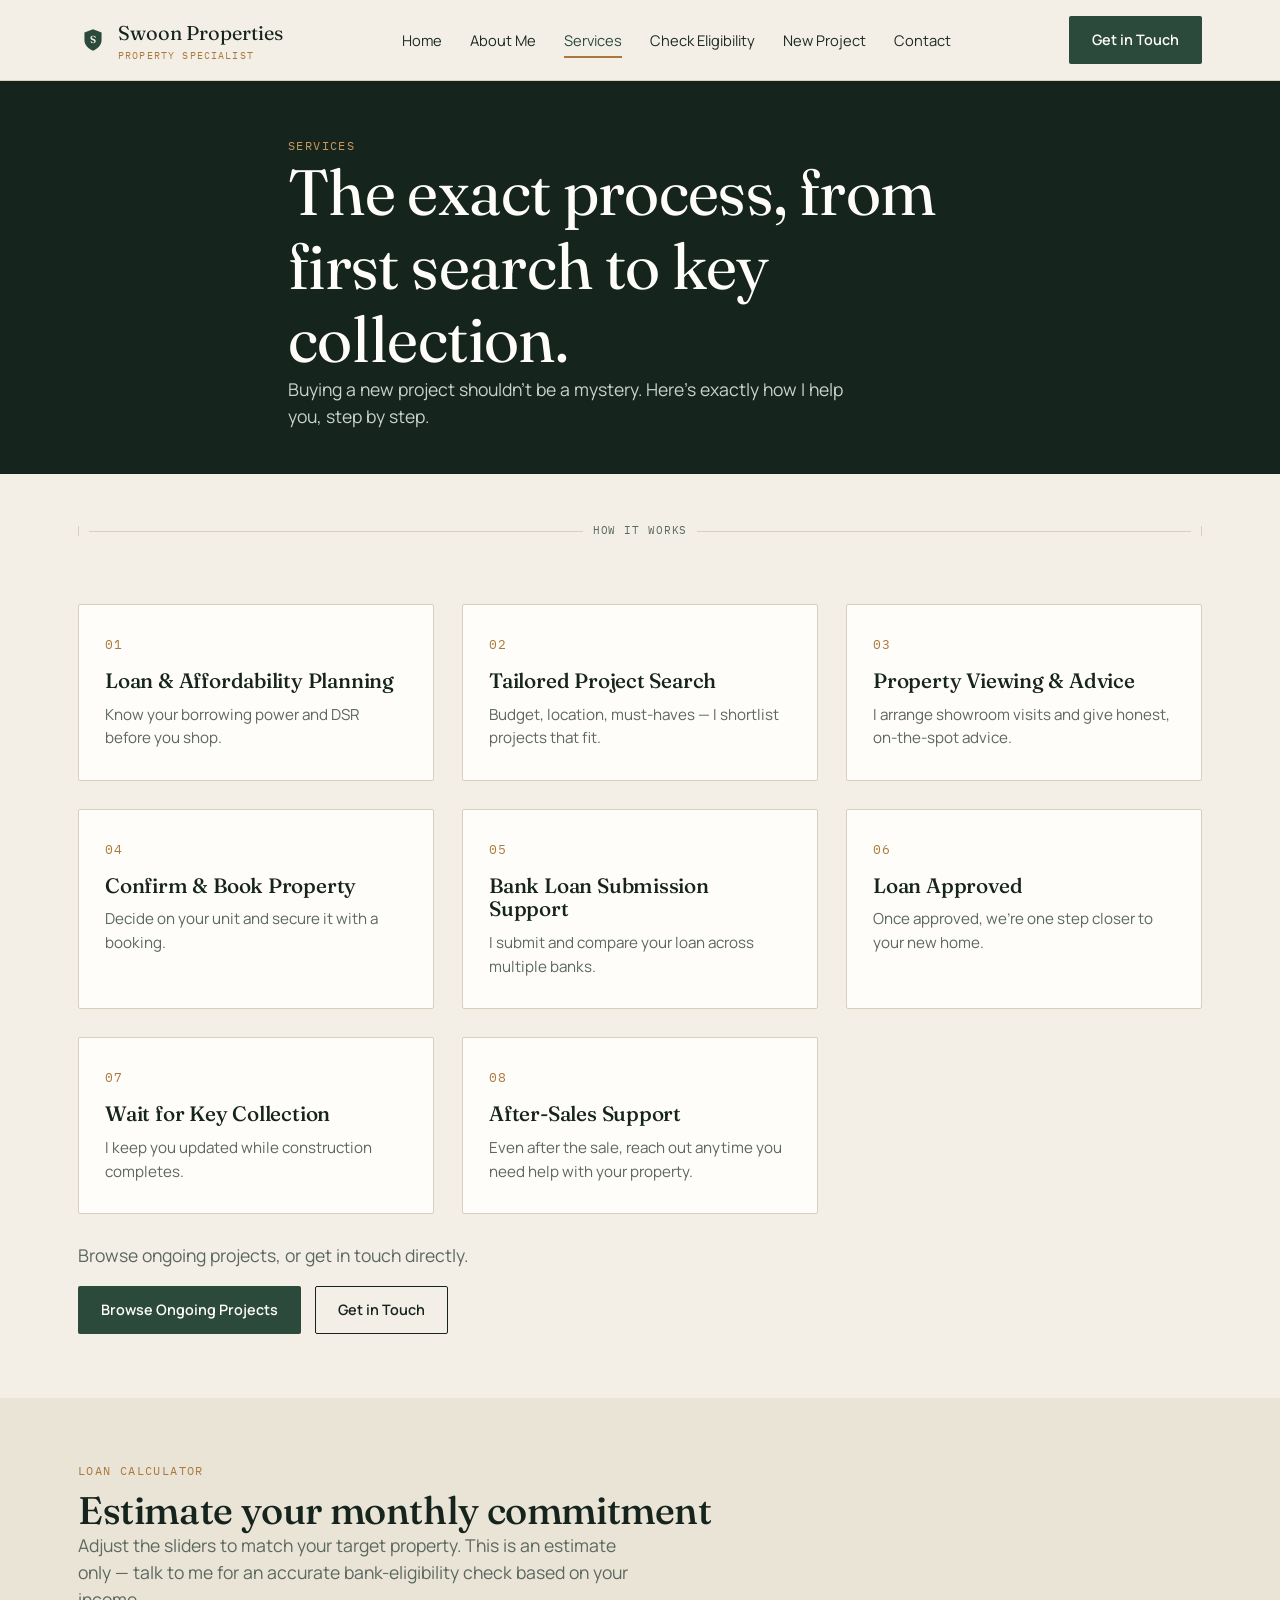
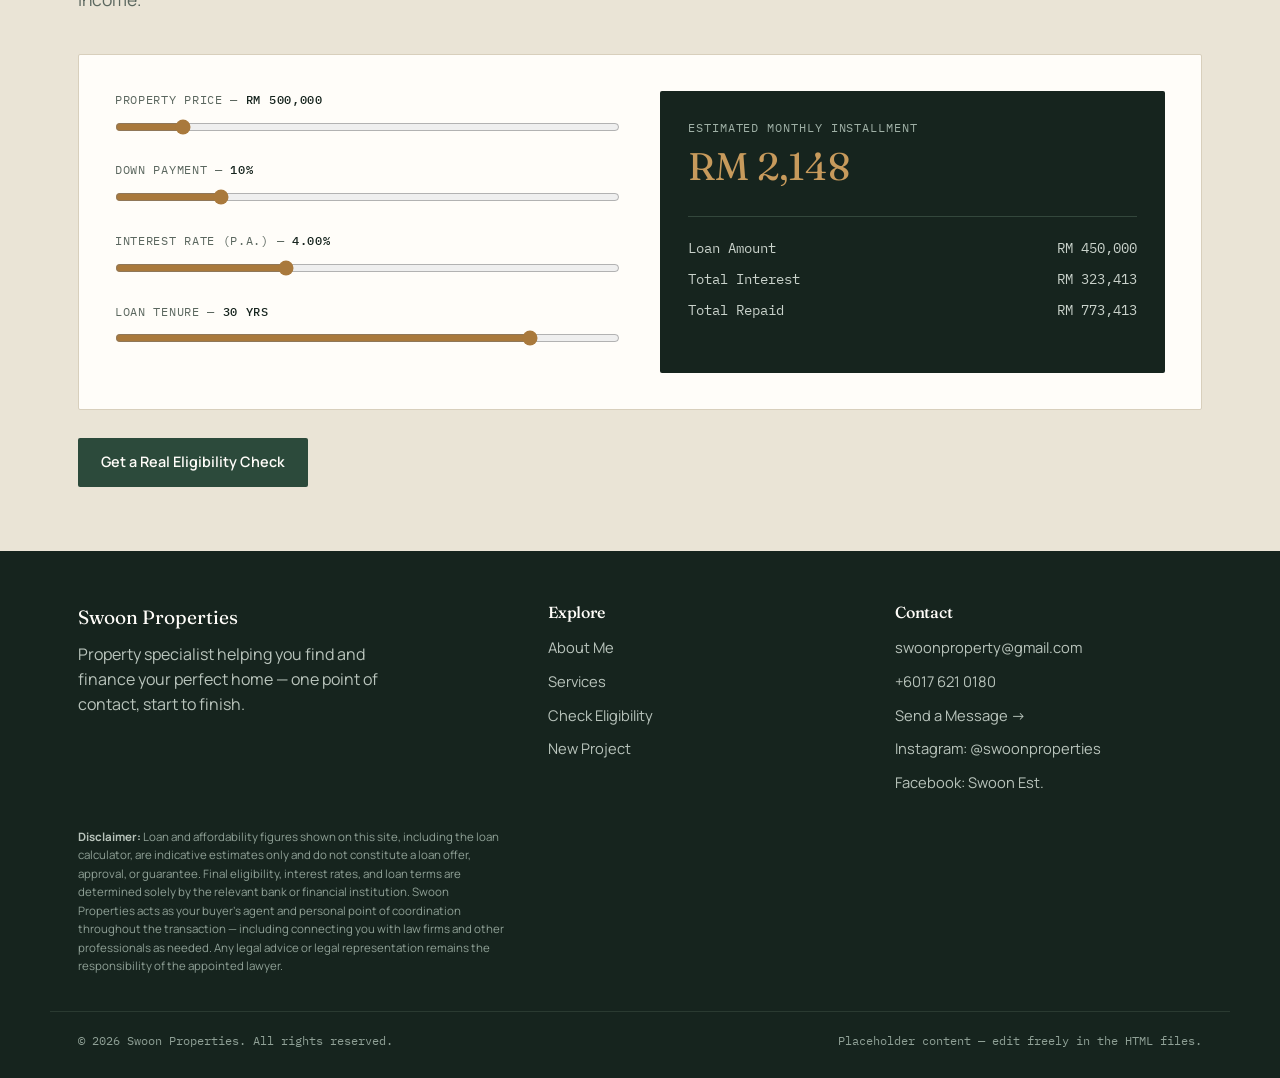
<file: services.html>
<!DOCTYPE html>
<html lang="en">
<head>
<meta charset="UTF-8">
<meta name="viewport" content="width=device-width, initial-scale=1.0">
<title>Services — Swoon Properties</title>
<meta name="description" content="The exact process for buying a new project with Swoon Properties: loan planning, project search, viewings, booking, loan submission, approval, and key collection.">
<link rel="icon" type="image/svg+xml" href="assets/favicon.svg">
<link rel="stylesheet" href="css/styles.css">
</head>
<body>

<header class="site">
  <div class="nav-row">
    <a href="index.html" class="brand">
      <svg class="mark" viewBox="0 0 56 56" xmlns="http://www.w3.org/2000/svg">
        <path d="M28 8 L44 14 L44 28 C44 38 36 45 28 48 C20 45 12 38 12 28 L12 14 Z" fill="#2C4A3B"/>
        <text x="28" y="34" text-anchor="middle" font-family="Fraunces,Georgia,serif" font-size="19" font-weight="600" fill="#F3EFE6">S</text>
      </svg>
      <span>Swoon Properties<small>Property Specialist</small></span>
    </a>
    <nav class="links">
      <a href="index.html">Home</a>
      <a href="about.html">About Me</a>
      <a href="services.html" class="active">Services</a>
      <a href="eligibility.html">Check Eligibility</a>
      <a href="listings-project.html">New Project</a>
      <a href="contact.html">Contact</a>
    </nav>
    <div class="nav-cta">
      <a href="contact.html" class="btn btn-primary">Get in Touch</a>
      <button class="menu-toggle" aria-label="Toggle menu">☰</button>
    </div>
  </div>
</header>

<section class="hero" style="padding:56px 0 44px;">
  <div class="wrap" style="grid-template-columns:1fr;max-width:760px;">
    <div>
      <p class="eyebrow">Services</p>
      <h1>The exact process, from first search to key collection.</h1>
      <p class="lede">Buying a new project shouldn't be a mystery. Here's exactly how I help you, step by step.</p>
    </div>
  </div>
</section>

<div class="dim-divider" style="margin-top:48px;"><span class="tick"></span><span class="rule"></span><span class="label">How It Works</span><span class="rule"></span><span class="tick"></span></div>

<section>
  <div class="wrap">
    <div class="grid-3">
      <div class="card">
        <p class="num">01</p>
        <h3>Loan &amp; Affordability Planning</h3>
        <p>Know your borrowing power and DSR before you shop.</p>
      </div>
      <div class="card">
        <p class="num">02</p>
        <h3>Tailored Project Search</h3>
        <p>Budget, location, must-haves — I shortlist projects that fit.</p>
      </div>
      <div class="card">
        <p class="num">03</p>
        <h3>Property Viewing &amp; Advice</h3>
        <p>I arrange showroom visits and give honest, on-the-spot advice.</p>
      </div>
      <div class="card">
        <p class="num">04</p>
        <h3>Confirm &amp; Book Property</h3>
        <p>Decide on your unit and secure it with a booking.</p>
      </div>
      <div class="card">
        <p class="num">05</p>
        <h3>Bank Loan Submission Support</h3>
        <p>I submit and compare your loan across multiple banks.</p>
      </div>
      <div class="card">
        <p class="num">06</p>
        <h3>Loan Approved</h3>
        <p>Once approved, we're one step closer to your new home.</p>
      </div>
      <div class="card">
        <p class="num">07</p>
        <h3>Wait for Key Collection</h3>
        <p>I keep you updated while construction completes.</p>
      </div>
      <div class="card">
        <p class="num">08</p>
        <h3>After-Sales Support</h3>
        <p>Even after the sale, reach out anytime you need help with your property.</p>
      </div>
    </div>
    <div style="margin-top:28px;">
      <p class="lede" style="margin-bottom:16px;">Browse ongoing projects, or get in touch directly.</p>
      <div style="display:flex;gap:14px;flex-wrap:wrap;">
        <a href="listings-project.html" class="btn btn-primary">Browse Ongoing Projects</a>
        <a href="contact.html" class="btn btn-ghost">Get in Touch</a>
      </div>
    </div>
  </div>
</section>

<section class="band" id="calculator">
  <div class="wrap">
    <div class="section-head">
      <p class="eyebrow">Loan Calculator</p>
      <h2>Estimate your monthly commitment</h2>
      <p class="lede">Adjust the sliders to match your target property. This is an estimate only — talk to me for an accurate bank-eligibility check based on your income.</p>
    </div>

    <div class="calc">
      <div>
        <div class="field">
          <label>Property Price — <span class="field-value" id="calc-price-out">RM 500,000</span></label>
          <input type="range" id="calc-price" min="150000" max="3000000" step="10000" value="500000">
        </div>
        <div class="field">
          <label>Down Payment — <span class="field-value" id="calc-down-out">10%</span></label>
          <input type="range" id="calc-down" min="0" max="50" step="1" value="10">
        </div>
        <div class="field">
          <label>Interest Rate (p.a.) — <span class="field-value" id="calc-rate-out">4.00%</span></label>
          <input type="range" id="calc-rate" min="2" max="8" step="0.05" value="4">
        </div>
        <div class="field">
          <label>Loan Tenure — <span class="field-value" id="calc-years-out">30 yrs</span></label>
          <input type="range" id="calc-years" min="5" max="35" step="1" value="30">
        </div>
      </div>

      <div class="calc-result">
        <p class="l">Estimated Monthly Installment</p>
        <p class="n" id="calc-monthly">RM 0</p>
        <div class="calc-breakdown">
          <div><span>Loan Amount</span><span id="calc-loan-amount">RM 0</span></div>
          <div><span>Total Interest</span><span id="calc-total-interest">RM 0</span></div>
          <div><span>Total Repaid</span><span id="calc-total-paid">RM 0</span></div>
        </div>
      </div>
    </div>

    <div style="margin-top:28px;">
      <a href="eligibility.html" class="btn btn-primary">Get a Real Eligibility Check</a>
    </div>
  </div>
</section>


<footer>
  <div class="wrap">
    <div>
      <p class="foot-brand">Swoon Properties</p>
      <p style="margin-top:10px;max-width:32ch;">Property specialist helping you find and finance your perfect home — one point of contact, start to finish.</p>
    </div>
    <div>
      <h4>Explore</h4>
      <ul>
        <li><a href="about.html">About Me</a></li>
        <li><a href="services.html">Services</a></li>
        <li><a href="eligibility.html">Check Eligibility</a></li>
        <li><a href="listings-project.html">New Project</a></li>
      </ul>
    </div>
    <div>
      <h4>Contact</h4>
      <ul>
        <li><a href="mailto:swoonproperty@gmail.com">swoonproperty@gmail.com</a></li>
        <li><a href="https://wa.me/60176210180" target="_blank" rel="noopener">+6017 621 0180</a></li>
        <li><a href="contact.html">Send a Message →</a></li>
        <li><a href="https://instagram.com/swoonproperties" target="_blank" rel="noopener">Instagram: @swoonproperties</a></li>
        <li><a href="https://facebook.com/SwoonEst" target="_blank" rel="noopener">Facebook: Swoon Est.</a></li>
      </ul>
    </div>
  </div>
  <div class="wrap" style="margin-top:24px;">
    <p style="font-size:0.72rem;color:#8FA096;max-width:760px;line-height:1.6;">
      <strong style="color:#B9C4BC;">Disclaimer:</strong> Loan and affordability figures shown on this site, including the loan calculator, are indicative estimates only and do not constitute a loan offer, approval, or guarantee. Final eligibility, interest rates, and loan terms are determined solely by the relevant bank or financial institution. Swoon Properties acts as your buyer's agent and personal point of coordination throughout the transaction — including connecting you with law firms and other professionals as needed. Any legal advice or legal representation remains the responsibility of the appointed lawyer.
    </p>
  </div>

  <div class="foot-bottom">
    <span>© 2026 Swoon Properties. All rights reserved.</span>
    <span>Placeholder content — edit freely in the HTML files.</span>
  </div>
</footer>
<script src="js/main.js?v=2"></script>
</body>
</html>
</file>
<file: css/styles.css>
/* =========================================================
   SWOON PROPERTIES — design tokens
   Palette: deep forest ink, warm stone parchment, brass accent,
   brick secondary. Signature motif: architectural blueprint
   dimension-lines used as dividers + spec callouts.
   Type: Fraunces (display) / Manrope (body) / IBM Plex Mono (data)
   ========================================================= */

@import url('https://fonts.googleapis.com/css2?family=Fraunces:ital,opsz,wght@0,9..144,300;0,9..144,400;0,9..144,500;0,9..144,600;1,9..144,400;1,9..144,500&family=Manrope:wght@400;500;600;700&family=IBM+Plex+Mono:wght@400;500&display=swap');

:root{
  --ink:#16241E;
  --forest:#2C4A3B;
  --forest-light:#3E6350;
  --parchment:#F3EFE6;
  --parchment-dim:#EAE4D6;
  --brass:#A9793C;
  --brass-light:#C79A5C;
  --brick:#A14E3B;
  --text:#1E2A24;
  --text-soft:#5B675F;
  --line:#D8CFBC;
  --white:#FFFDF9;

  --display: 'Fraunces', serif;
  --body: 'Manrope', sans-serif;
  --mono: 'IBM Plex Mono', monospace;

  --max: 1180px;
  --radius: 2px;
}

*{box-sizing:border-box;margin:0;padding:0;}
html{scroll-behavior:smooth;}
body{
  font-family:var(--body);
  color:var(--text);
  background:var(--parchment);
  line-height:1.55;
  -webkit-font-smoothing:antialiased;
}
img{max-width:100%;display:block;}
a{color:inherit;text-decoration:none;}
ul{list-style:none;}
button{font-family:inherit;cursor:pointer;}

.wrap{max-width:var(--max);margin:0 auto;padding:0 28px;}

h1,h2,h3,h4{font-family:var(--display);font-weight:500;color:var(--ink);line-height:1.15;letter-spacing:-0.01em;}
h1{font-size:clamp(2.4rem,5vw,4rem);font-weight:400;}
h2{font-size:clamp(1.7rem,3vw,2.5rem);}
h3{font-size:1.3rem;}
.eyebrow{
  font-family:var(--mono);
  font-size:0.72rem;
  letter-spacing:0.12em;
  text-transform:uppercase;
  color:var(--brass);
}
.lede{font-size:1.1rem;color:var(--text-soft);max-width:52ch;}

/* focus visibility */
a:focus-visible,button:focus-visible,input:focus-visible,textarea:focus-visible,select:focus-visible{
  outline:2px solid var(--brass);
  outline-offset:3px;
}
@media (prefers-reduced-motion: reduce){
  *{animation-duration:0.01ms !important;animation-iteration-count:1 !important;transition-duration:0.01ms !important;scroll-behavior:auto !important;}
}

/* =========================
   BLUEPRINT DIMENSION-LINE DIVIDER — signature motif
   used between sections, and as spec callouts for listings
   ========================= */
.dim-divider{
  display:flex;align-items:center;gap:10px;
  color:var(--text-soft);
  margin:0 auto;
  max-width:var(--max);
  padding:0 28px;
}
.dim-divider .tick{width:1px;height:10px;background:var(--line);}
.dim-divider .rule{flex:1;height:1px;background:var(--line);position:relative;}
.dim-divider .label{
  font-family:var(--mono);font-size:0.7rem;letter-spacing:0.08em;
  text-transform:uppercase;color:var(--text-soft);white-space:nowrap;
}

/* =========================
   HEADER / NAV
   ========================= */
header.site{
  position:sticky;top:0;z-index:50;
  background:rgba(243,239,230,0.92);
  backdrop-filter:blur(6px);
  border-bottom:1px solid var(--line);
}
.nav-row{display:flex;align-items:center;justify-content:space-between;padding:16px 28px;max-width:var(--max);margin:0 auto;}
.brand{display:flex;align-items:center;gap:10px;font-family:var(--display);font-size:1.25rem;color:var(--ink);}
.brand .mark{width:30px;height:30px;flex:none;}
.brand small{display:block;font-family:var(--mono);font-size:0.6rem;letter-spacing:0.12em;color:var(--brass);text-transform:uppercase;margin-top:1px;}
nav.links{display:flex;gap:28px;align-items:center;}
nav.links a{font-size:0.92rem;color:var(--text);position:relative;padding:4px 0;}
nav.links a.active,nav.links a:hover{color:var(--forest);}
nav.links a.active::after{content:"";position:absolute;left:0;right:0;bottom:-2px;height:2px;background:var(--brass);}
.btn{
  display:inline-flex;align-items:center;gap:8px;
  font-family:var(--body);font-weight:600;font-size:0.9rem;
  padding:12px 22px;border-radius:var(--radius);border:1px solid transparent;
  transition:transform .15s ease, background .15s ease;
}
.btn-primary{background:var(--forest);color:var(--white);}
.btn-primary:hover{background:var(--ink);transform:translateY(-1px);}
.btn-ghost{border-color:var(--ink);color:var(--ink);}
.btn-ghost:hover{background:var(--ink);color:var(--white);}
.nav-cta{display:flex;gap:12px;align-items:center;}
.menu-toggle{display:none;background:none;border:none;font-size:1.5rem;color:var(--ink);}

@media (max-width:860px){
  nav.links{position:fixed;inset:64px 0 0 0;background:var(--parchment);flex-direction:column;
    padding:32px 28px;gap:22px;transform:translateX(100%);transition:transform .25s ease;overflow-y:auto;}
  nav.links.open{transform:translateX(0);}
  .menu-toggle{display:block;}
  .nav-cta .btn-ghost{display:none;}
}

/* =========================
   HERO
   ========================= */
.hero{
  background:var(--ink);
  color:var(--parchment);
  padding:72px 0 60px;
  position:relative;
  overflow:hidden;
}
.hero .wrap{display:grid;grid-template-columns:1.1fr 1fr;gap:56px;align-items:center;}
.hero .eyebrow{color:var(--brass-light);}
.hero h1{color:var(--white);font-weight:400;}
.hero h1 em{font-style:italic;color:var(--brass-light);}
.hero p.lede{color:#C9D2CB;}
.hero-cta{display:flex;gap:14px;margin-top:28px;flex-wrap:wrap;}
.hero .btn-ghost{border-color:#4C6157;color:var(--parchment);}
.hero .btn-ghost:hover{background:var(--parchment);color:var(--ink);}
#hero-photo{transition:opacity .08s linear, transform .08s linear; will-change:opacity, transform;}
.blueprint-art{width:100%;height:auto;}
.blueprint-art .plan-line{fill:none;stroke:#4C6157;stroke-width:1;}
.blueprint-art .plan-line.accent{stroke:var(--brass-light);}
.blueprint-art text{font-family:var(--mono);font-size:9px;fill:#8FA096;letter-spacing:0.05em;}

@media (max-width:860px){
  .hero .wrap{grid-template-columns:1fr;}
  .hero{padding:48px 0 40px;}
}

/* =========================
   SECTIONS
   ========================= */
section{padding:64px 0;}
section.tight{padding:44px 0;}
.section-head{max-width:640px;margin-bottom:40px;}
.section-head h2{margin-top:8px;}

.grid-3{display:grid;grid-template-columns:repeat(3,1fr);gap:28px;}
.grid-2{display:grid;grid-template-columns:repeat(2,1fr);gap:28px;}
@media (max-width:860px){.grid-3,.grid-2{grid-template-columns:1fr;}}

.card{
  background:var(--white);
  border:1px solid var(--line);
  padding:30px 26px;
  border-radius:var(--radius);
}
.card .num{font-family:var(--mono);color:var(--brass);font-size:0.8rem;letter-spacing:0.08em;}
.card h3{margin:14px 0 10px;}
.card p{color:var(--text-soft);font-size:0.95rem;}

.stat-row{display:flex;gap:48px;flex-wrap:wrap;margin-top:36px;}
.stat{font-family:var(--mono);}
.stat .n{font-family:var(--display);font-size:2.1rem;color:var(--ink);display:block;}
.stat .l{font-size:0.72rem;letter-spacing:0.08em;text-transform:uppercase;color:var(--text-soft);}

/* alt bg band */
.band{background:var(--parchment-dim);}
.band-forest{background:var(--forest);color:var(--white);}
.band-forest h2, .band-forest .eyebrow{color:var(--white);}
.band-forest .eyebrow{color:var(--brass-light);}
.band-forest p{color:#D3DED7;}

/* photo banner with dark overlay */
.band-photo{
  position:relative;
  background-size:cover;
  background-position:center;
  color:var(--white);
}
.band-photo::before{
  content:"";
  position:absolute;
  inset:0;
  background:linear-gradient(90deg,rgba(22,36,30,0.92) 0%,rgba(22,36,30,0.78) 45%,rgba(22,36,30,0.55) 100%);
}
.band-photo .wrap{position:relative;z-index:1;max-width:640px;}
.band-photo h2, .band-photo .eyebrow{color:var(--white);}
.band-photo .eyebrow{color:var(--brass-light);}
.band-photo p{color:#D3DED7;}

/* =========================
   LISTINGS
   ========================= */
.filter-row{display:flex;gap:10px;flex-wrap:wrap;margin-bottom:34px;}
.filter-row button{
  font-family:var(--mono);font-size:0.75rem;letter-spacing:0.05em;text-transform:uppercase;
  padding:9px 16px;border:1px solid var(--line);background:var(--white);color:var(--text-soft);border-radius:var(--radius);
}
.filter-row button.active{background:var(--forest);border-color:var(--forest);color:var(--white);}

.listing-card{background:var(--white);border:1px solid var(--line);border-radius:var(--radius);overflow:hidden;}
.listing-photo{aspect-ratio:4/3;background:linear-gradient(135deg,var(--parchment-dim),var(--line));position:relative;}
.listing-tag{
  position:absolute;top:12px;left:12px;
  background:var(--brick);color:var(--white);
  font-family:var(--mono);font-size:0.65rem;letter-spacing:0.06em;text-transform:uppercase;
  padding:5px 10px;border-radius:var(--radius);
}
.listing-body{padding:20px 22px 24px;}
.listing-price{font-family:var(--display);font-size:1.4rem;color:var(--ink);}
.listing-loc{color:var(--text-soft);font-size:0.9rem;margin-top:2px;}
.listing-specs{display:flex;gap:16px;margin-top:16px;padding-top:16px;border-top:1px solid var(--line);}
.listing-specs span{font-family:var(--mono);font-size:0.78rem;color:var(--text-soft);}
.listing-specs b{color:var(--ink);font-weight:600;}

/* =========================
   CALCULATOR
   ========================= */
.calc{
  background:var(--white);border:1px solid var(--line);border-radius:var(--radius);
  padding:36px;display:grid;grid-template-columns:1fr 1fr;gap:40px;
}
@media (max-width:860px){.calc{grid-template-columns:1fr;padding:26px;}}
.field{margin-bottom:20px;}
.field label{display:block;font-family:var(--mono);font-size:0.72rem;letter-spacing:0.06em;text-transform:uppercase;color:var(--text-soft);margin-bottom:8px;}
.field input[type=range]{width:100%;accent-color:var(--brass);}
.field-value{font-family:var(--mono);color:var(--ink);font-weight:500;}
.field input[type=number], .field input[type=text], .field input[type=email], .field input[type=tel], .field select, .field textarea{
  width:100%;padding:12px 14px;border:1px solid var(--line);border-radius:var(--radius);
  font-family:var(--mono);font-size:0.95rem;background:var(--parchment);color:var(--ink);
}
.field textarea{font-family:var(--body);resize:vertical;min-height:110px;}
.calc-result{background:var(--ink);color:var(--white);padding:28px;border-radius:var(--radius);}
.calc-result .n{font-family:var(--display);font-size:2.4rem;color:var(--brass-light);}
.calc-result .l{font-family:var(--mono);font-size:0.72rem;letter-spacing:0.08em;text-transform:uppercase;color:#9FB0A6;}
.calc-breakdown{margin-top:20px;padding-top:16px;border-top:1px solid #33473C;font-family:var(--mono);font-size:0.85rem;}
.calc-breakdown div{display:flex;justify-content:space-between;padding:5px 0;color:#C9D2CB;}

/* =========================
   FORMS
   ========================= */
form.contact-form{max-width:620px;}
.form-note{font-family:var(--mono);font-size:0.78rem;color:var(--text-soft);margin-top:6px;}

/* =========================
   FOOTER
   ========================= */
footer{background:var(--ink);color:#B9C4BC;padding:52px 0 28px;}
footer .wrap{display:grid;grid-template-columns:1.4fr 1fr 1fr;gap:40px;}
footer h4{color:var(--white);font-size:1rem;margin-bottom:14px;}
footer a{color:#B9C4BC;font-size:0.92rem;}
footer a:hover{color:var(--brass-light);}
footer .foot-brand{font-family:var(--display);font-size:1.2rem;color:var(--white);}
footer ul li{margin-bottom:9px;}
.foot-bottom{max-width:var(--max);margin:36px auto 0;padding:20px 28px 0;border-top:1px solid #2A3A31;font-family:var(--mono);font-size:0.72rem;color:#8FA096;display:flex;justify-content:space-between;flex-wrap:wrap;gap:10px;}

/* =========================
   MISC
   ========================= */
.badge{
  display:inline-block;font-family:var(--mono);font-size:0.68rem;letter-spacing:0.06em;text-transform:uppercase;
  background:var(--parchment-dim);border:1px solid var(--line);padding:5px 10px;border-radius:var(--radius);color:var(--text-soft);
}
.two-col{display:grid;grid-template-columns:1fr 1fr;gap:56px;align-items:center;}
@media (max-width:860px){.two-col{grid-template-columns:1fr;}}
.photo-placeholder{
  aspect-ratio:4/5;background:linear-gradient(150deg,var(--parchment-dim),var(--line));
  border:1px solid var(--line);display:flex;align-items:center;justify-content:center;
  font-family:var(--mono);font-size:0.75rem;color:var(--text-soft);text-align:center;padding:20px;
}
</file>
